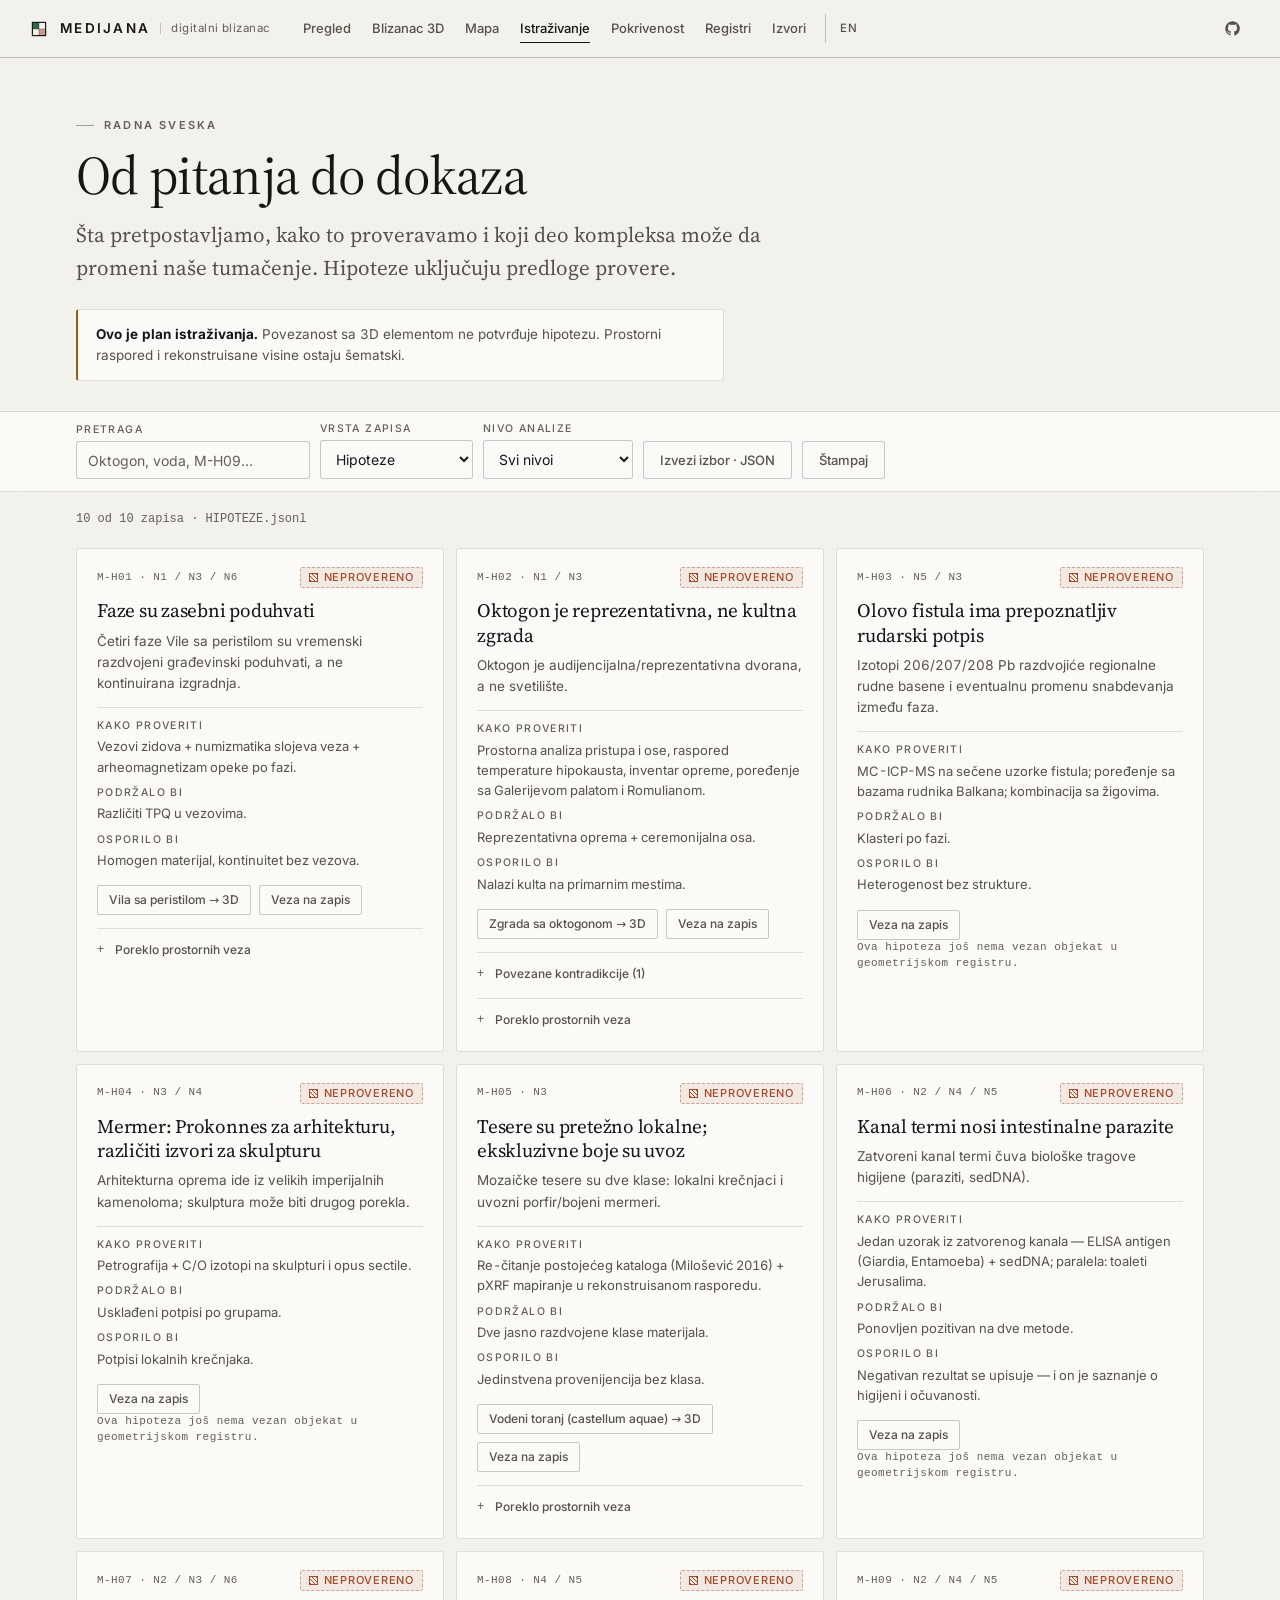
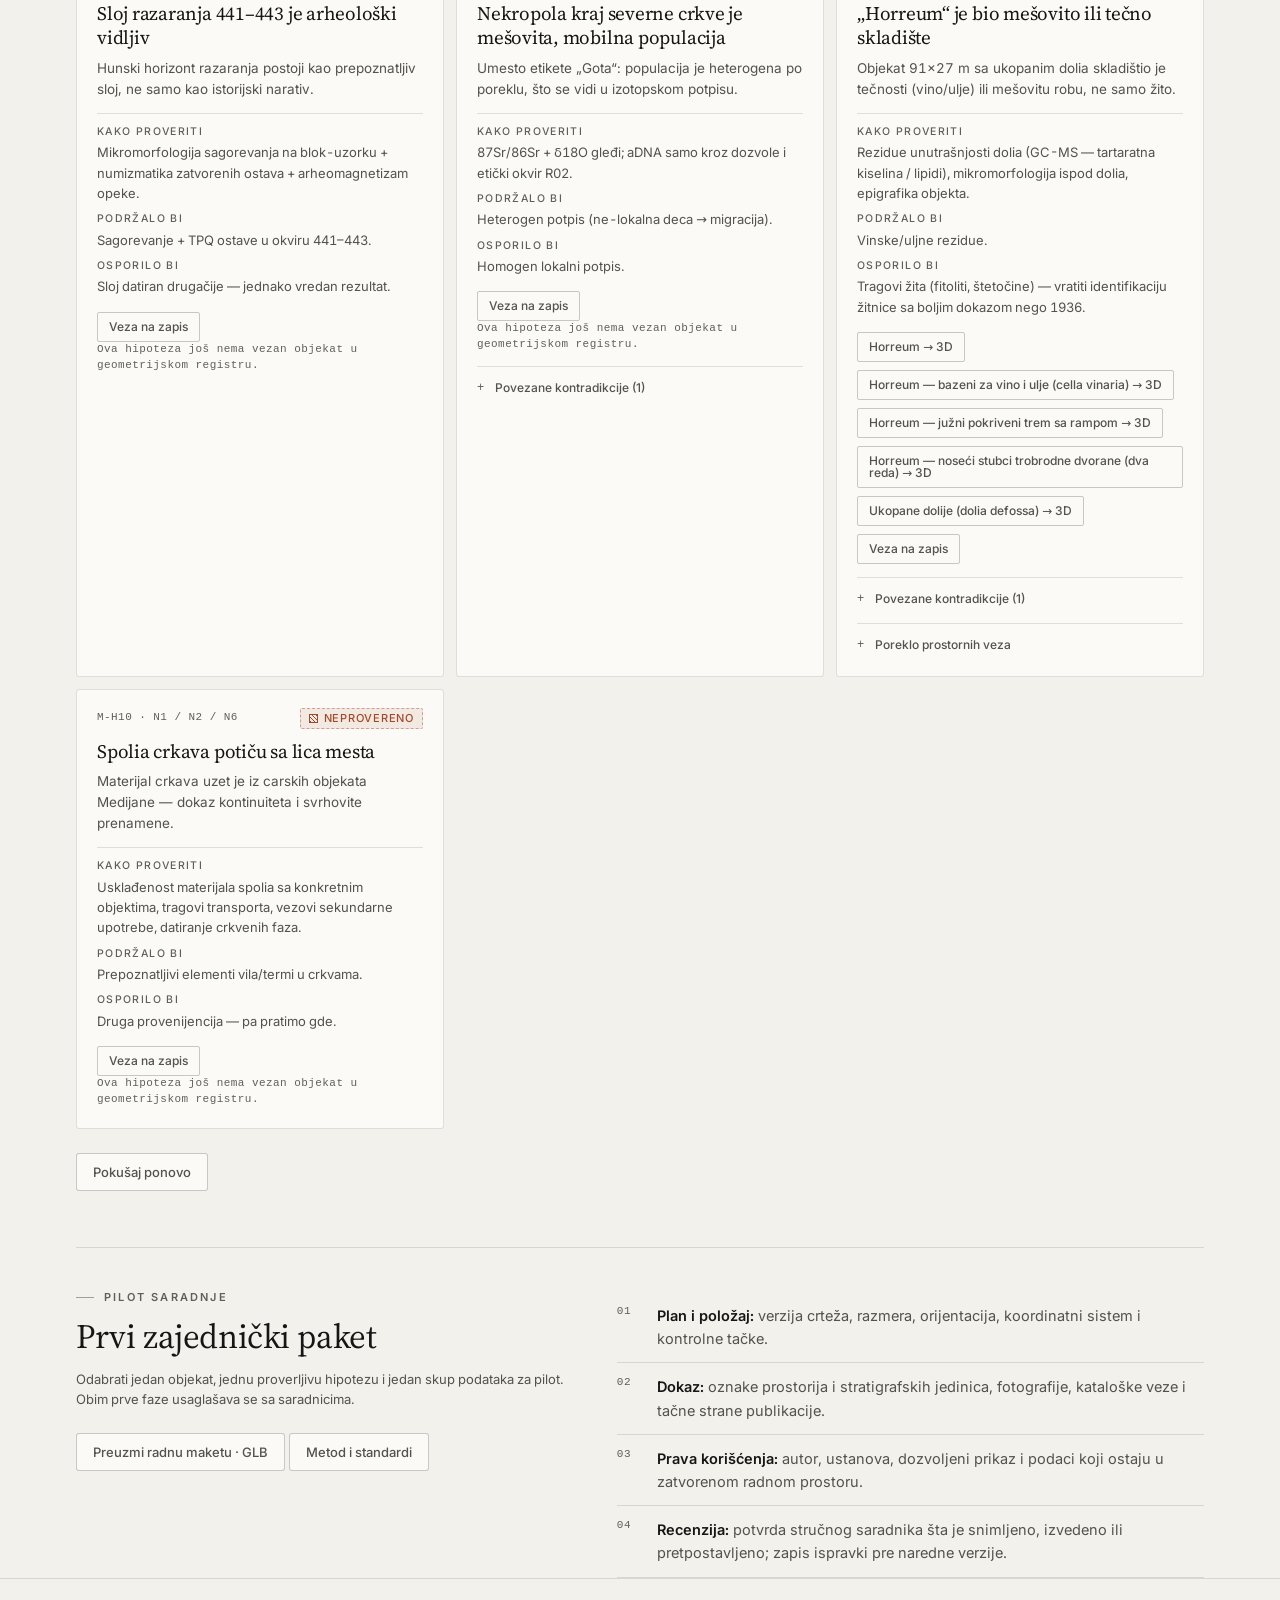
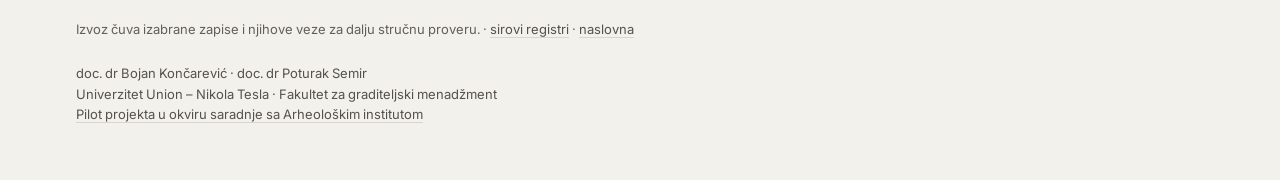
<file: istrazivanje.html>
<!DOCTYPE html>
<html lang="sr">
<head>
<!--skelet-->
<meta charset="utf-8">
<meta name="viewport" content="width=device-width,initial-scale=1">
<link rel="preload" href="assets/fonts/inter-latin.woff2" as="font" type="font/woff2" crossorigin>
<link rel="preload" href="assets/fonts/sourceserif4-latin.woff2" as="font" type="font/woff2" crossorigin>
<link rel="icon" href="favicon.svg" type="image/svg+xml">
<meta name="theme-color" content="#f3f1ec">
<link rel="stylesheet" href="assets/medijana.css">
<script src="assets/suite.js" defer></script>
<!--/skelet-->
<title>Medijana · Istraživanje — od pitanja do dokaza</title>
<!--launch-meta-->
<meta name="description" content="Radna sveska projekta Medijana: hipoteze M-H01–M-H10, otvorena pitanja i registar kontradikcija, sa planom provere za svaki zapis.">
<link rel="canonical" href="https://3esign.github.io/medijana/istrazivanje.html">
<meta property="og:type" content="website">
<meta property="og:site_name" content="Medijana · digitalni arheološki blizanac">
<meta property="og:title" content="Medijana · Istraživanje — od pitanja do dokaza">
<meta property="og:description" content="Radna sveska projekta Medijana: hipoteze M-H01–M-H10, otvorena pitanja i registar kontradikcija, sa planom provere za svaki zapis.">
<meta property="og:url" content="https://3esign.github.io/medijana/istrazivanje.html">
<meta property="og:image" content="https://3esign.github.io/medijana/assets/blizanac-render.png">
<meta property="og:image:alt" content="Render 3D radne makete kompleksa Medijana iz registra geometrije">
<meta property="og:locale" content="sr_RS">
<link rel="alternate" hreflang="sr" href="https://3esign.github.io/medijana/">
<link rel="alternate" hreflang="en" href="https://3esign.github.io/medijana/index-en.html">
<meta name="twitter:card" content="summary_large_image">
<!--/launch-meta-->
<style>
  .stranica{padding-block:clamp(36px,6vw,62px) 30px;border-bottom:1px solid var(--l1)}
  .alatke{position:sticky;top:var(--h-hdr);z-index:40;background:var(--staklo);
    -webkit-backdrop-filter:blur(16px);backdrop-filter:blur(16px);border-bottom:1px solid var(--l1);padding-block:12px}
  .alatke .kontrole{justify-content:flex-start}
  #count{font:500 12px/1.5 var(--f-mono);color:var(--ink3);padding-top:18px}
  .paket{margin-top:clamp(34px,5vw,56px);border-top:1px solid var(--l1);padding-top:clamp(28px,4vw,44px)}
  .paket .dve{display:grid;gap:clamp(20px,4vw,52px);grid-template-columns:minmax(0,1fr) minmax(0,1.2fr)}
  @media (max-width:860px){.paket .dve{grid-template-columns:1fr}}
</style>
</head>
<body>
<!--hdr-->
<a class="skip" href="#sadrzaj">Preskoči na sadržaj</a>
<header class="hdr">
  <a class="marka" href="index.html">
    <svg viewBox="0 0 32 32" aria-hidden="true"><rect x="6.4" y="6.4" width="9.6" height="9.6" fill="var(--d1)"/><rect x="16" y="16" width="9.6" height="9.6" fill="var(--d3)" opacity=".5"/><g fill="none" stroke="currentColor"><rect x="6.4" y="6.4" width="19.2" height="19.2" stroke-width="1.7"/><path d="M16 6.4v19.2M6.4 16h19.2" stroke-width="1" opacity=".45"/></g></svg>
    <span class="ime">Medijana</span><span class="uz">digitalni blizanac</span>
  </a>
  <nav id="glavna-navigacija" aria-label="Glavna navigacija">
    <a href="index.html">Pregled</a>
    <a href="blizanac.html">Blizanac 3D</a>
    <a href="mapa.html">Mapa</a>
    <a href="istrazivanje.html" aria-current="page">Istraživanje</a>
    <a href="pokrivenost.html">Pokrivenost</a>
    <a href="registri.html">Registri</a>
    <a href="izvori.html">Izvori</a>
    <a href="index-en.html" class="jezik">EN</a>
  </nav>
  <div class="hdr-alat">
    <a class="dugme-ikona" href="https://github.com/3esign/medijana" title="Repozitorijum na GitHubu" aria-label="Repozitorijum na GitHubu"><svg viewBox="0 0 24 24" fill="currentColor" aria-hidden="true"><path d="M12 1.8a10.2 10.2 0 0 0-3.23 19.88c.51.1.7-.22.7-.49l-.01-1.9c-2.84.62-3.44-1.2-3.44-1.2-.47-1.18-1.14-1.5-1.14-1.5-.93-.63.07-.62.07-.62 1.03.07 1.57 1.06 1.57 1.06.91 1.57 2.4 1.12 2.99.86.09-.66.36-1.12.65-1.37-2.27-.26-4.66-1.14-4.66-5.06 0-1.12.4-2.03 1.05-2.75-.1-.26-.46-1.3.1-2.71 0 0 .86-.28 2.81 1.05a9.7 9.7 0 0 1 5.12 0c1.95-1.33 2.81-1.05 2.81-1.05.56 1.41.21 2.45.1 2.71.66.72 1.05 1.63 1.05 2.75 0 3.93-2.39 4.8-4.67 5.05.37.32.69.94.69 1.9l-.01 2.82c0 .27.19.59.71.49A10.2 10.2 0 0 0 12 1.8z"/></svg></a>
  </div>
</header>
<!--/hdr-->
<main id="sadrzaj">
<div class="stranica">
  <div class="okvir">
    <div class="nadnaslov">Radna sveska</div>
    <h1 style="margin-top:14px">Od pitanja do dokaza</h1>
    <p class="uvod razmak-s">Šta pretpostavljamo, kako to proveravamo i koji deo kompleksa može da promeni naše tumačenje. Hipoteze uključuju predloge provere.</p>
    <div class="napomena razmak-m"><b>Ovo je plan istraživanja.</b> Povezanost sa 3D elementom ne potvrđuje hipotezu. Prostorni raspored i rekonstruisane visine ostaju šematski.</div>
  </div>
</div>

<div class="alatke">
  <div class="okvir">
    <div class="kontrole">
      <label>Pretraga<input id="search" type="search" placeholder="Oktogon, voda, M-H09…"></label>
      <label>Vrsta zapisa<select id="kind">
        <option value="hypotheses">Hipoteze</option>
        <option value="questions">Otvorena pitanja</option>
        <option value="conflicts">Kontradikcije</option>
      </select></label>
      <label>Nivo analize<select id="level">
        <option value="">Svi nivoi</option><option>N0</option><option>N1</option><option>N2</option>
        <option>N3</option><option>N4</option><option>N5</option><option>N6</option>
      </select></label>
      <button id="export" type="button" disabled>Izvezi izbor · JSON</button>
      <button id="print" type="button">Štampaj</button>
    </div>
  </div>
</div>

<div class="okvir">
  <p id="count" role="status" aria-live="polite">Učitavanje registara…</p>
  <section id="results" class="sveska" aria-label="Istraživački zapisi"></section>
  <button id="retry" type="button" class="razmak-m" hidden>Pokušaj ponovo</button>
  <noscript><p class="napomena razmak-m">Za pretragu uključi JavaScript. Izvorni zapisi su dostupni u <a class="veza" href="data/HIPOTEZE.jsonl">HIPOTEZE.jsonl</a>.</p></noscript>

  <section class="paket">
    <div class="dve">
      <div>
        <div class="nadnaslov">Pilot saradnje</div>
        <h2 style="margin-top:14px">Prvi zajednički paket</h2>
        <p class="sitno razmak-s">Odabrati jedan objekat, jednu proverljivu hipotezu i jedan skup podataka za pilot. Obim prve faze usaglašava se sa saradnicima.</p>
        <p class="razmak-m">
          <a class="dugme" href="modeli/medijana.glb" download>Preuzmi radnu maketu · GLB</a>
          <a class="dugme" href="docs/02_DIGITALNI_BLIZANAC_I_STANDARDI.md">Metod i standardi</a>
        </p>
      </div>
      <ol class="koraci">
        <li><b>Plan i položaj:</b> verzija crteža, razmera, orijentacija, koordinatni sistem i kontrolne tačke.</li>
        <li><b>Dokaz:</b> oznake prostorija i stratigrafskih jedinica, fotografije, kataloške veze i tačne strane publikacije.</li>
        <li><b>Prava korišćenja:</b> autor, ustanova, dozvoljeni prikaz i podaci koji ostaju u zatvorenom radnom prostoru.</li>
        <li><b>Recenzija:</b> potvrda stručnog saradnika šta je snimljeno, izvedeno ili pretpostavljeno; zapis ispravki pre naredne verzije.</li>
      </ol>
    </div>
  </section>
</div>
</main>

<footer class="podnozje">
  <div class="okvir">
    Izvoz čuva izabrane zapise i njihove veze za dalju stručnu proveru. ·
    <a href="registri.html#hipoteze">sirovi registri</a> · <a href="index.html">naslovna</a>
  </div>
<div class="okvir sitno razmak-m">doc. dr Bojan Končarević · doc. dr Poturak Semir<br>Univerzitet Union – Nikola Tesla · Fakultet za graditeljski menadžment<br><a href="index.html#saradnja">Pilot projekta u okviru saradnje sa Arheološkim institutom</a></div>
</footer>
<script src="assets/istrazivanje.js" defer></script>
</body>
</html>
</file>
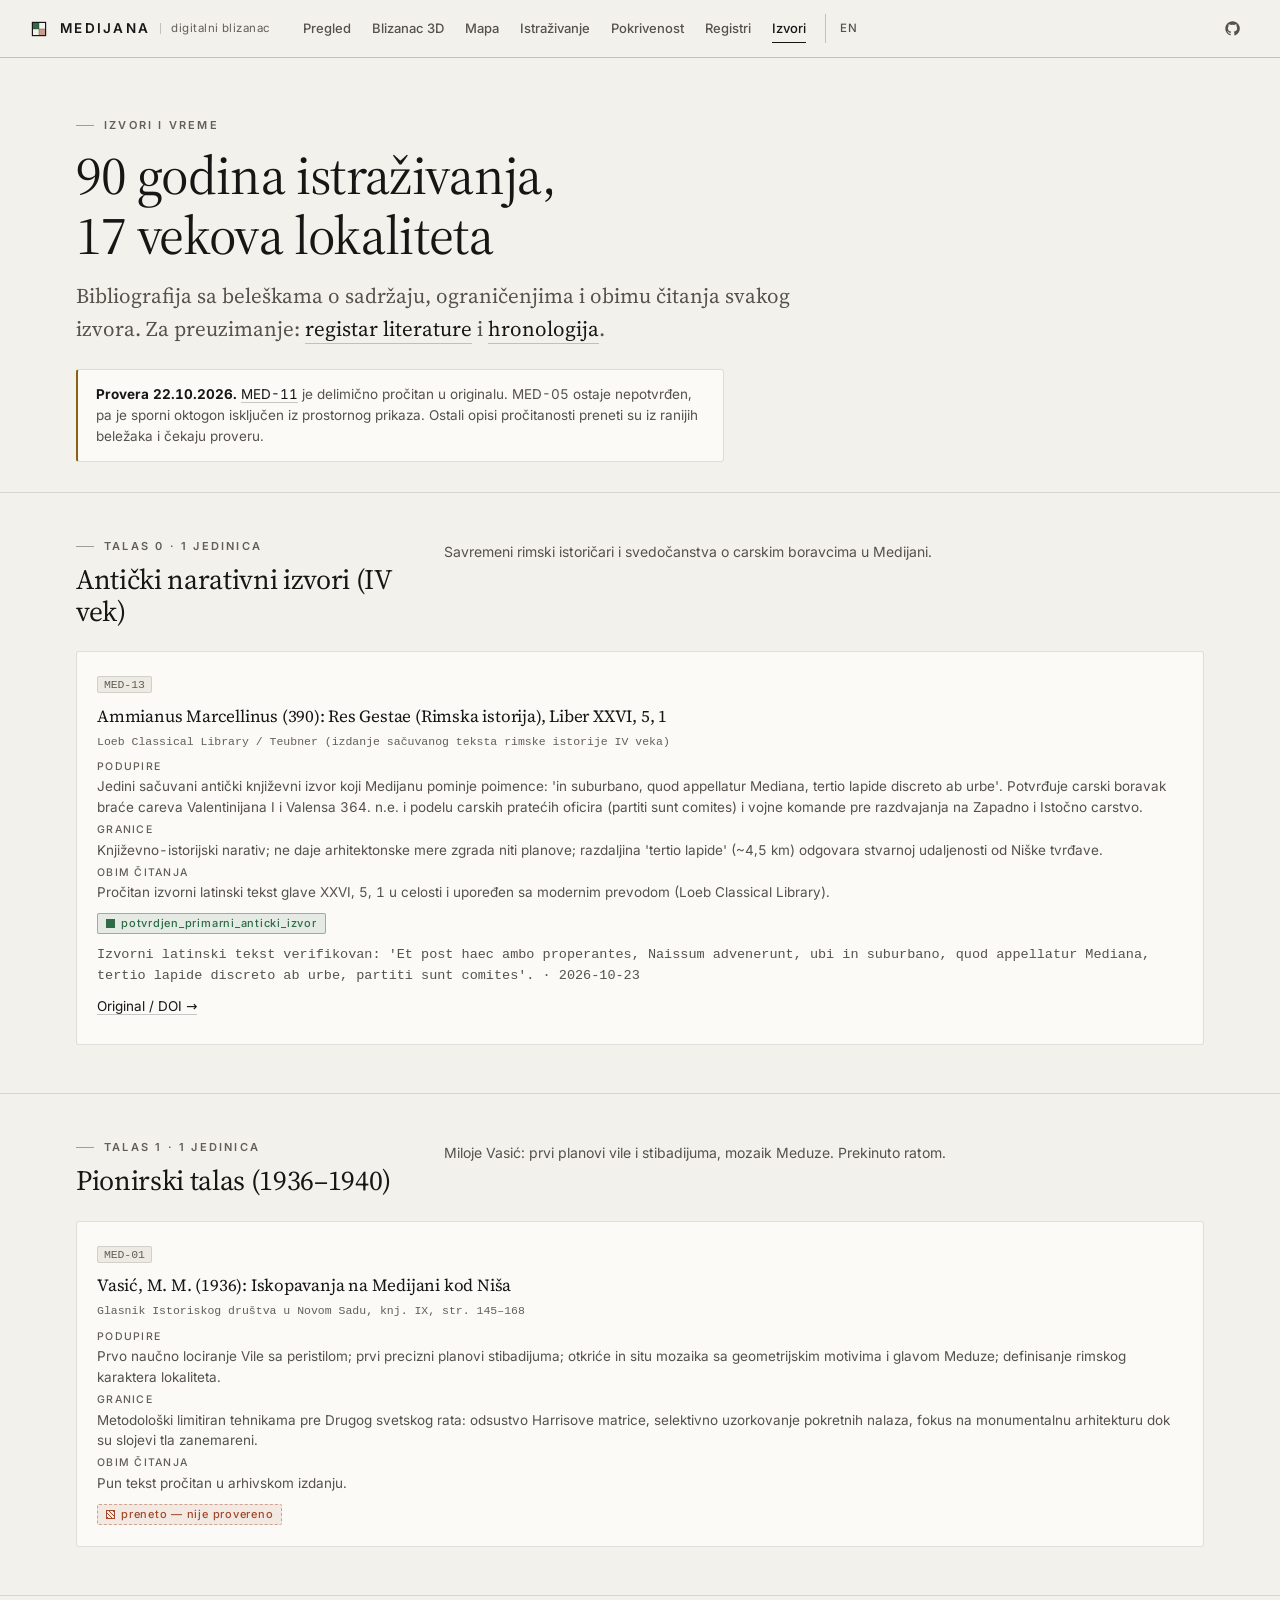
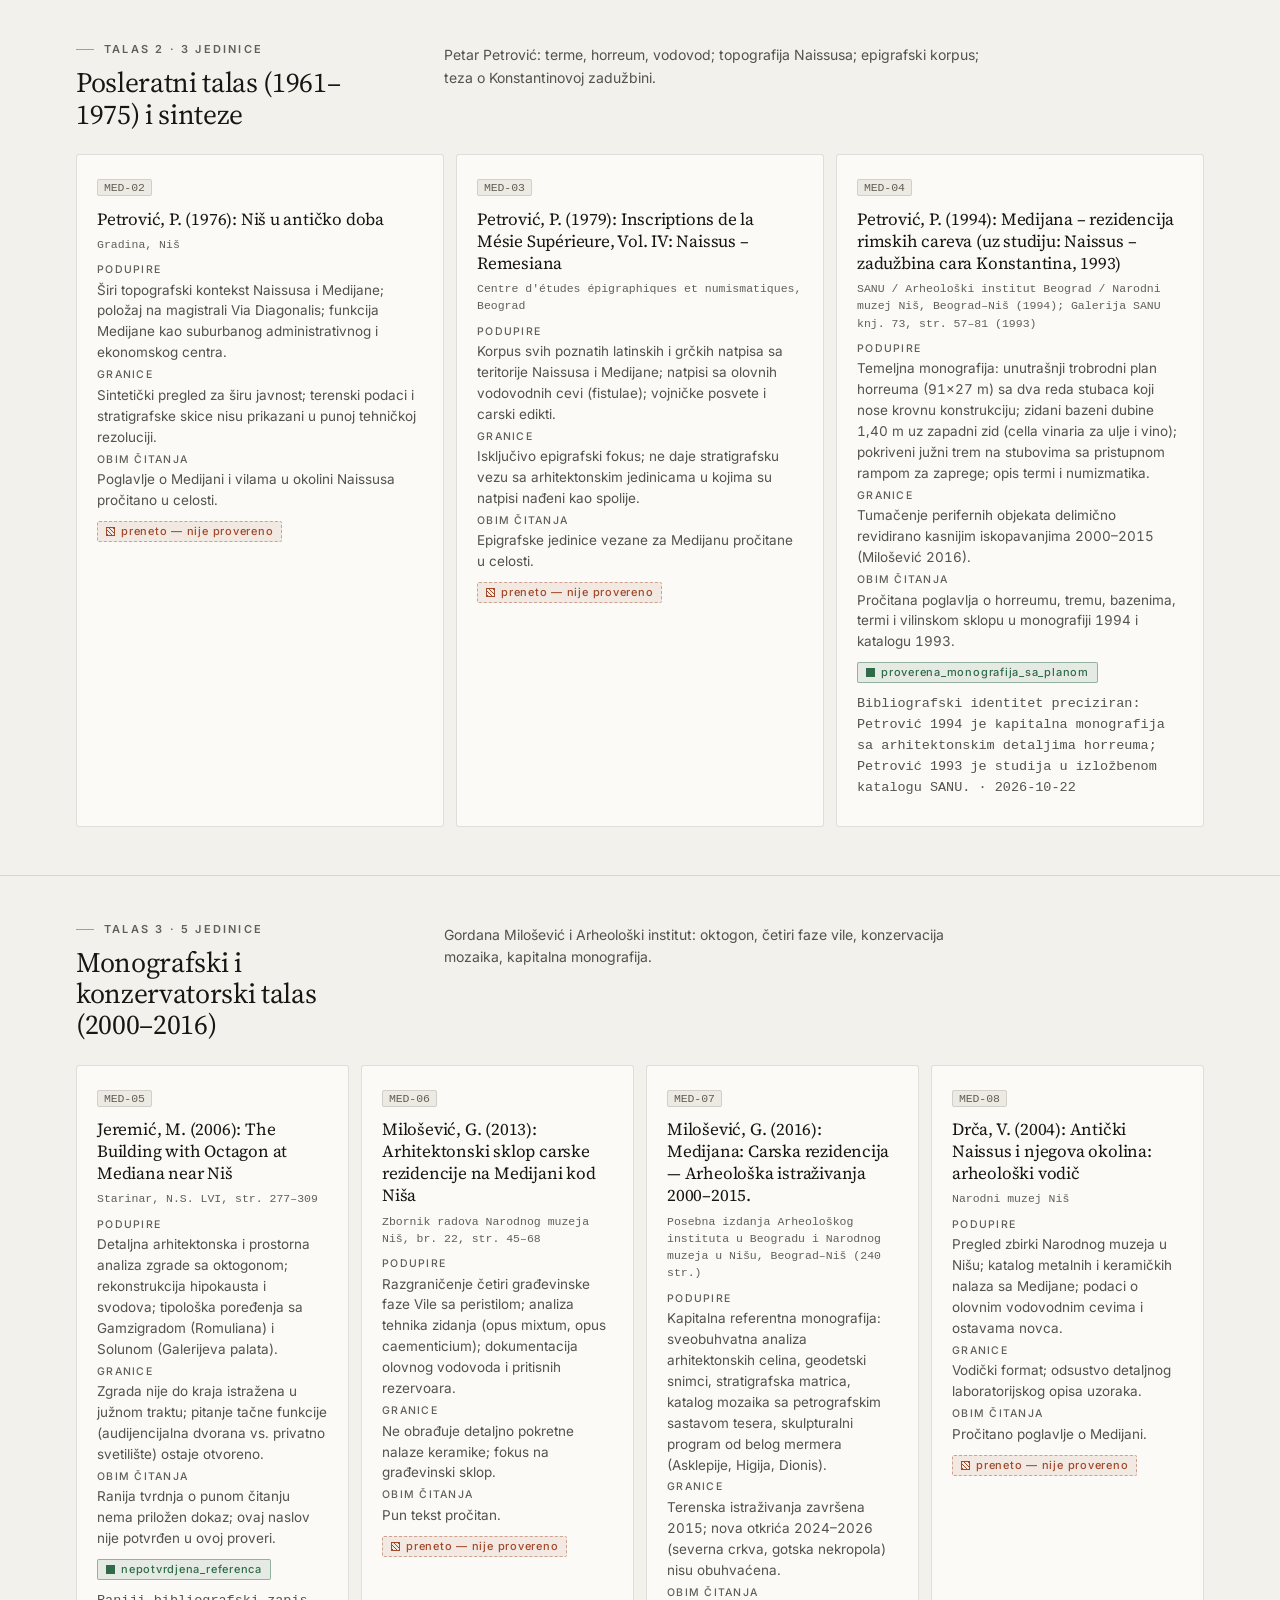
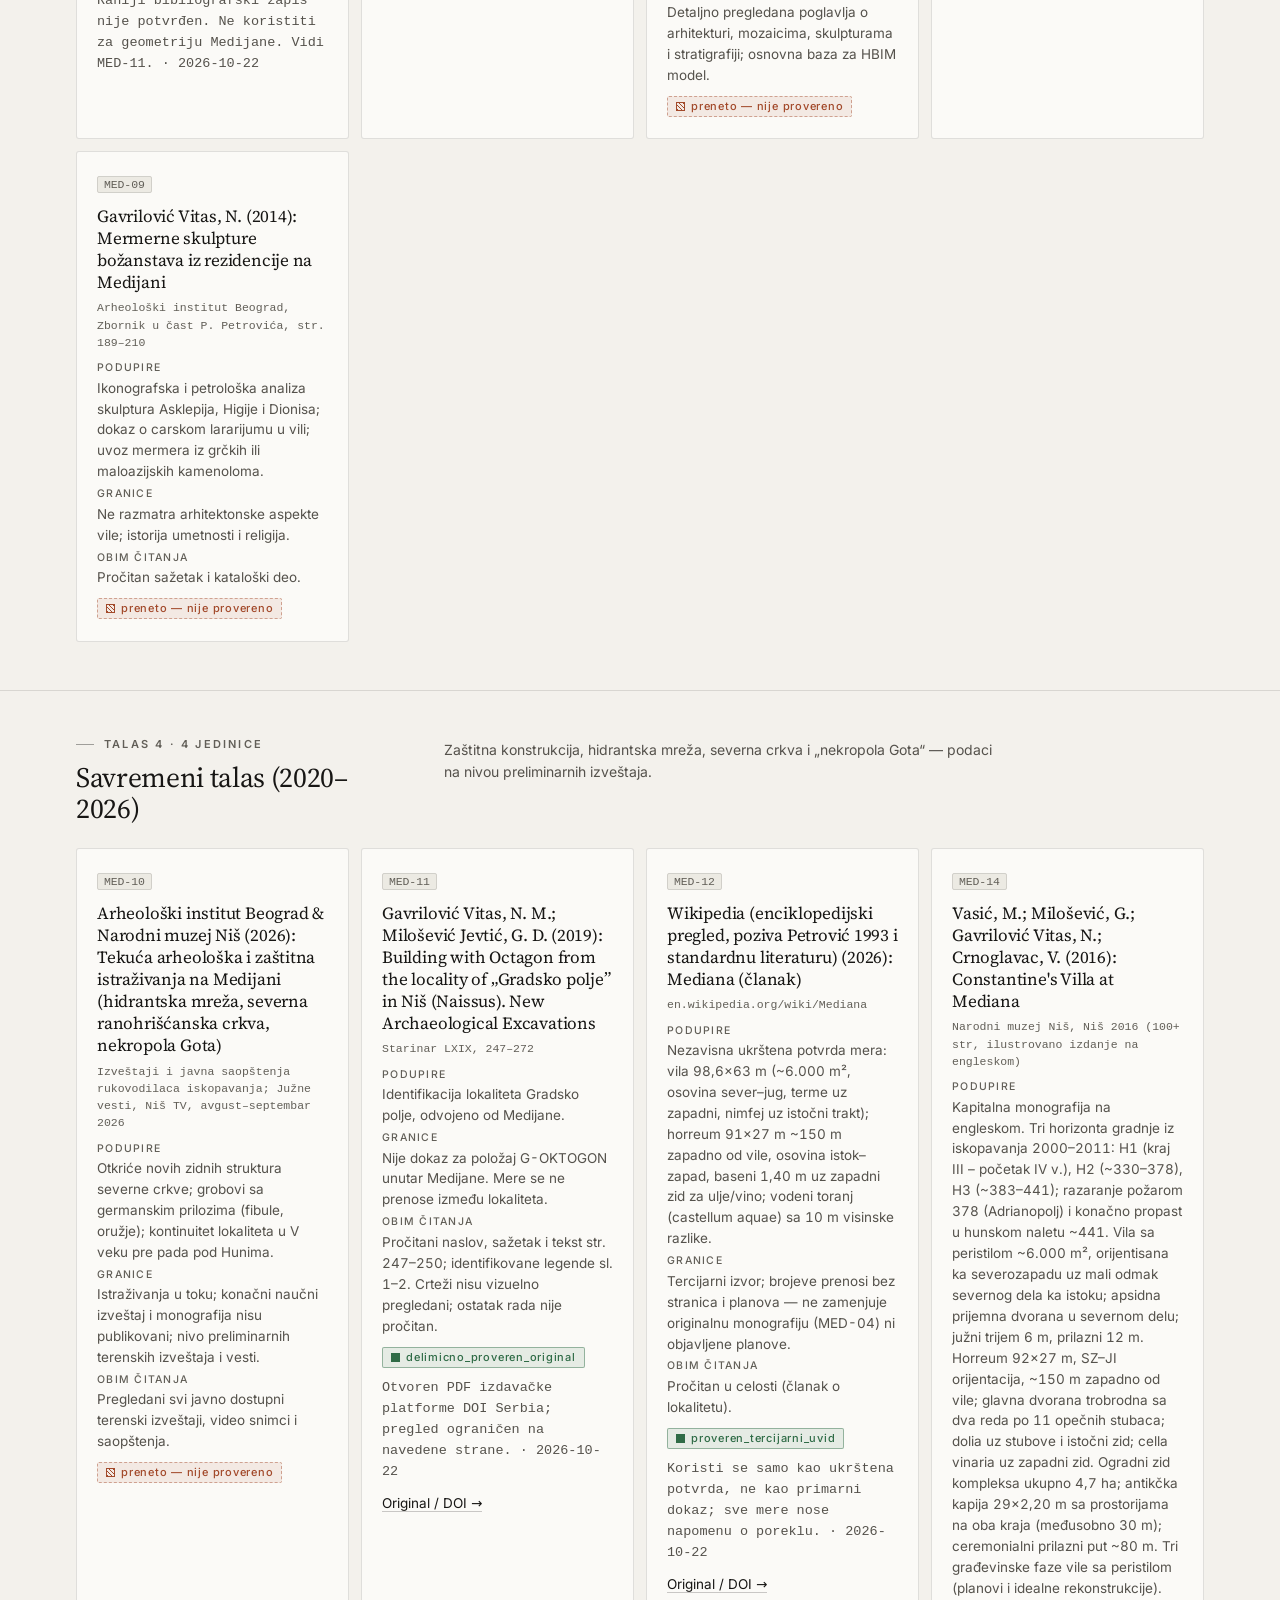
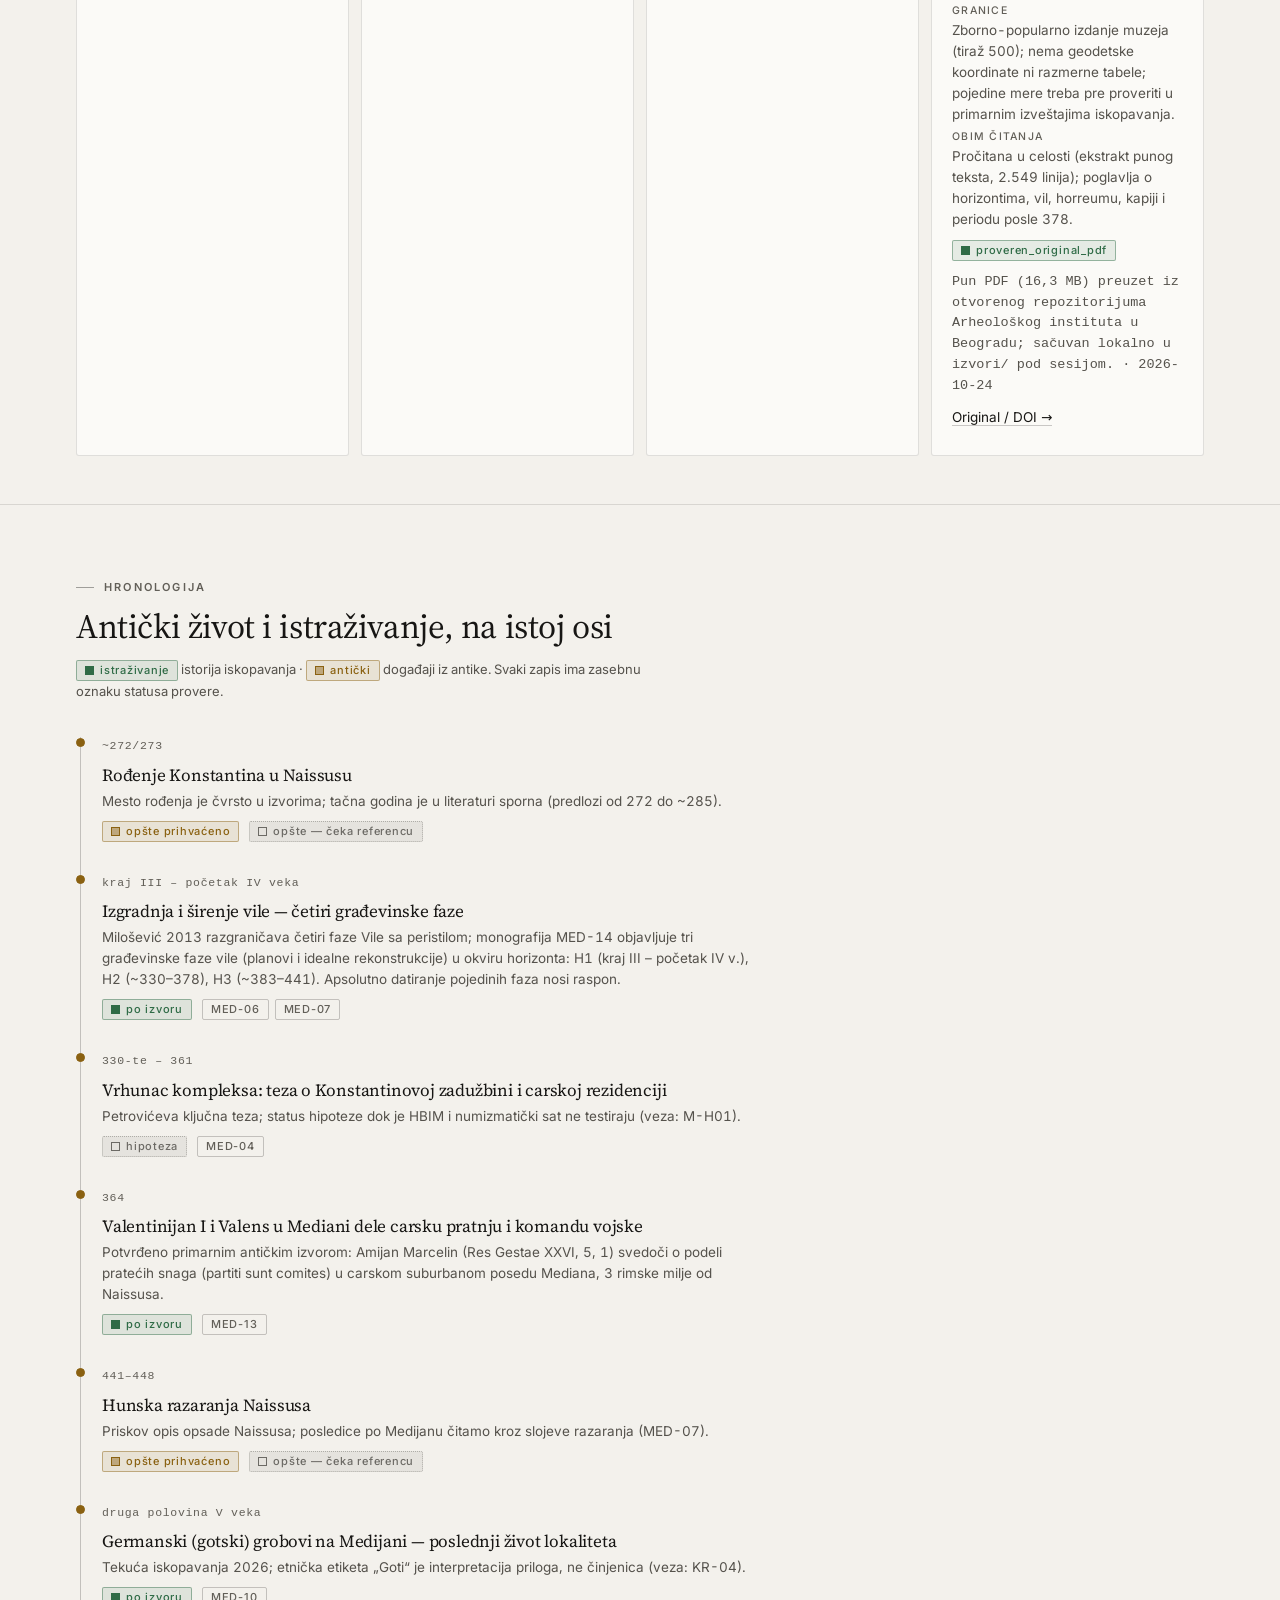
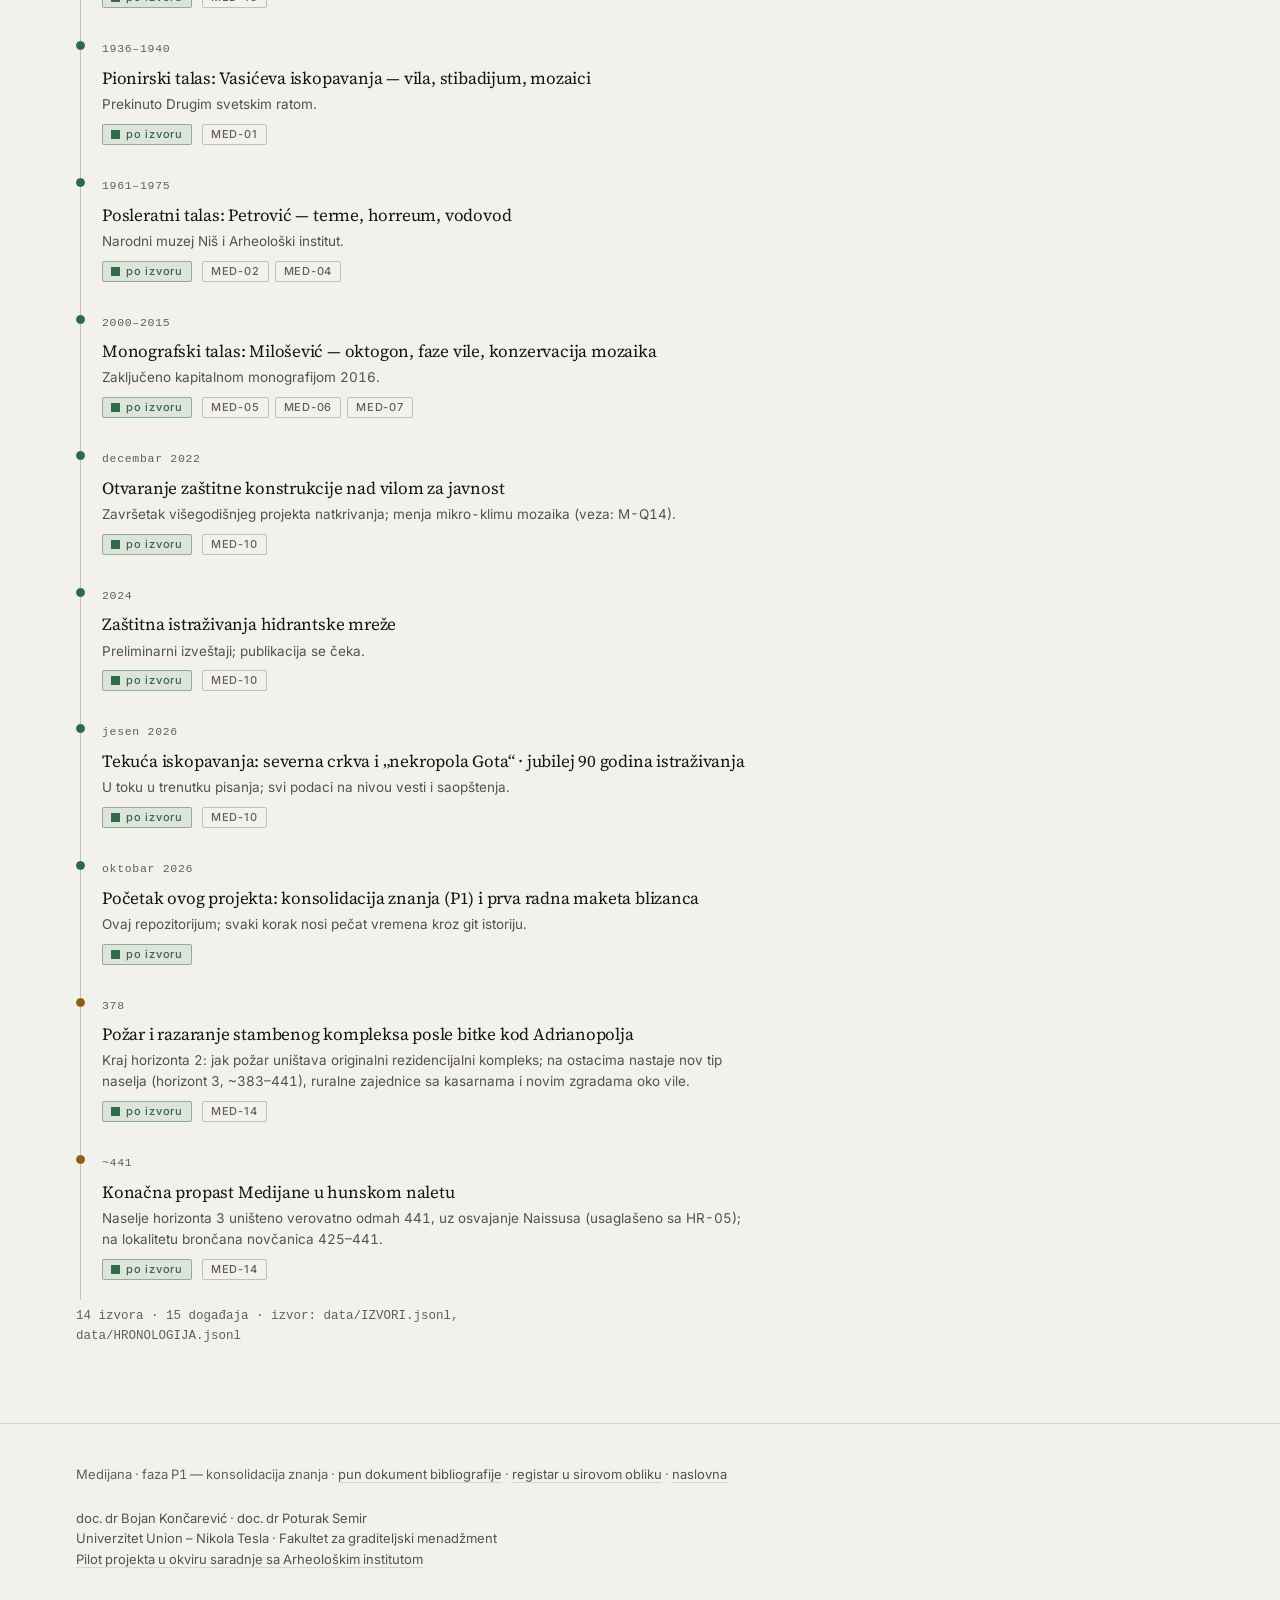
<file: izvori.html>
<!DOCTYPE html>
<html lang="sr">
<head>
<!--skelet-->
<meta charset="utf-8">
<meta name="viewport" content="width=device-width,initial-scale=1">
<link rel="preload" href="assets/fonts/inter-latin.woff2" as="font" type="font/woff2" crossorigin>
<link rel="preload" href="assets/fonts/sourceserif4-latin.woff2" as="font" type="font/woff2" crossorigin>
<link rel="icon" href="favicon.svg" type="image/svg+xml">
<meta name="theme-color" content="#f3f1ec">
<link rel="stylesheet" href="assets/medijana.css">
<script src="assets/suite.js" defer></script>
<!--/skelet-->
<title>Medijana · Izvori i hronologija — 90 godina istraživanja</title>
<!--launch-meta-->
<meta name="description" content="Anotirana bibliografija Medijane (1936–2026) i hronologija lokaliteta od Konstantinovog doba do tekućih kampanja.">
<link rel="canonical" href="https://3esign.github.io/medijana/izvori.html">
<meta property="og:type" content="website">
<meta property="og:site_name" content="Medijana · digitalni arheološki blizanac">
<meta property="og:title" content="Medijana · Izvori i hronologija — 90 godina istraživanja">
<meta property="og:description" content="Anotirana bibliografija Medijane (1936–2026) i hronologija lokaliteta od Konstantinovog doba do tekućih kampanja.">
<meta property="og:url" content="https://3esign.github.io/medijana/izvori.html">
<meta property="og:image" content="https://3esign.github.io/medijana/assets/blizanac-render.png">
<meta property="og:image:alt" content="Render 3D radne makete kompleksa Medijana iz registra geometrije">
<meta property="og:locale" content="sr_RS">
<link rel="alternate" hreflang="sr" href="https://3esign.github.io/medijana/">
<link rel="alternate" hreflang="en" href="https://3esign.github.io/medijana/index-en.html">
<meta name="twitter:card" content="summary_large_image">
<!--/launch-meta-->
<style>
  .stranica{padding-block:clamp(36px,6vw,62px) 30px;border-bottom:1px solid var(--l1)}
  .talas{padding-block:clamp(30px,4vw,48px);border-bottom:1px solid var(--l1)}
  .talas-glava{display:grid;grid-template-columns:minmax(0,320px) minmax(0,1fr);gap:clamp(18px,4vw,48px);align-items:start}
  @media (max-width:820px){.talas-glava{grid-template-columns:1fr;gap:12px}}
  .talas h2{font-size:clamp(22px,2.6vw,28px)}
  .talas .opis{font-size:14px;color:var(--ink2);line-height:1.6;max-width:62ch}
  .izvor{background:var(--g1);border:1px solid var(--l1);border-radius:var(--r);padding:18px 20px 20px}
  .izvor h3{font-size:17px;line-height:1.3;margin:9px 0 6px}
  .izvor .pub{font-family:var(--f-mono);font-size:11.5px;color:var(--ink3);margin-bottom:12px;line-height:1.5}
  .izvor p{font-size:13.5px;line-height:1.55;color:var(--ink2);margin-bottom:7px;max-width:none}
  .izvor p b{color:var(--ink);font-weight:600;display:block;font:500 10.5px/1 var(--f-sans);
    letter-spacing:.12em;text-transform:uppercase;color:var(--ink3);margin-bottom:4px}
  .izvor:target{border-color:var(--l3);box-shadow:0 0 0 3px var(--d2-tih)}
  .osa{list-style:none;position:relative;margin-top:30px;padding-left:26px}
  .osa::before{content:"";position:absolute;left:4px;top:6px;bottom:6px;width:1px;background:var(--l2)}
  .osa li{position:relative;padding:0 0 26px 0}
  .osa li::before{content:"";position:absolute;left:-26px;top:7px;width:9px;height:9px;border-radius:50%;
    background:var(--g0);border:1px solid var(--l3)}
  .osa li.anticki::before{background:var(--d2);border-color:var(--d2)}
  .osa li.istrazivanje::before{background:var(--d1);border-color:var(--d1)}
  .osa .god{font:500 11.5px/1 var(--f-mono);letter-spacing:.06em;color:var(--ink3)}
  .osa h3{font-size:17px;margin:7px 0 5px}
  .osa p{font-size:13.5px;color:var(--ink2);line-height:1.55}
  .osa .znak{margin:9px 6px 0 0}
  .meta{font-size:12.5px;color:var(--ink3);font-family:var(--f-mono)}
</style>
</head>
<body>
<!--hdr-->
<a class="skip" href="#sadrzaj">Preskoči na sadržaj</a>
<header class="hdr">
  <a class="marka" href="index.html">
    <svg viewBox="0 0 32 32" aria-hidden="true"><rect x="6.4" y="6.4" width="9.6" height="9.6" fill="var(--d1)"/><rect x="16" y="16" width="9.6" height="9.6" fill="var(--d3)" opacity=".5"/><g fill="none" stroke="currentColor"><rect x="6.4" y="6.4" width="19.2" height="19.2" stroke-width="1.7"/><path d="M16 6.4v19.2M6.4 16h19.2" stroke-width="1" opacity=".45"/></g></svg>
    <span class="ime">Medijana</span><span class="uz">digitalni blizanac</span>
  </a>
  <nav id="glavna-navigacija" aria-label="Glavna navigacija">
    <a href="index.html">Pregled</a>
    <a href="blizanac.html">Blizanac 3D</a>
    <a href="mapa.html">Mapa</a>
    <a href="istrazivanje.html">Istraživanje</a>
    <a href="pokrivenost.html">Pokrivenost</a>
    <a href="registri.html">Registri</a>
    <a href="izvori.html" aria-current="page">Izvori</a>
    <a href="index-en.html" class="jezik">EN</a>
  </nav>
  <div class="hdr-alat">
    <a class="dugme-ikona" href="https://github.com/3esign/medijana" title="Repozitorijum na GitHubu" aria-label="Repozitorijum na GitHubu"><svg viewBox="0 0 24 24" fill="currentColor" aria-hidden="true"><path d="M12 1.8a10.2 10.2 0 0 0-3.23 19.88c.51.1.7-.22.7-.49l-.01-1.9c-2.84.62-3.44-1.2-3.44-1.2-.47-1.18-1.14-1.5-1.14-1.5-.93-.63.07-.62.07-.62 1.03.07 1.57 1.06 1.57 1.06.91 1.57 2.4 1.12 2.99.86.09-.66.36-1.12.65-1.37-2.27-.26-4.66-1.14-4.66-5.06 0-1.12.4-2.03 1.05-2.75-.1-.26-.46-1.3.1-2.71 0 0 .86-.28 2.81 1.05a9.7 9.7 0 0 1 5.12 0c1.95-1.33 2.81-1.05 2.81-1.05.56 1.41.21 2.45.1 2.71.66.72 1.05 1.63 1.05 2.75 0 3.93-2.39 4.8-4.67 5.05.37.32.69.94.69 1.9l-.01 2.82c0 .27.19.59.71.49A10.2 10.2 0 0 0 12 1.8z"/></svg></a>
  </div>
</header>
<!--/hdr-->
<main id="sadrzaj">
<div class="stranica">
  <div class="okvir">
    <div class="nadnaslov">Izvori i vreme</div>
    <h1 style="margin-top:14px">90 godina istraživanja,<br>17 vekova lokaliteta</h1>
    <p class="uvod razmak-s">Bibliografija sa beleškama o sadržaju, ograničenjima i obimu čitanja svakog izvora. Za preuzimanje: <a class="veza" href="data/IZVORI.jsonl">registar literature</a> i <a class="veza" href="data/HRONOLOGIJA.jsonl">hronologija</a>.</p>
    <div class="napomena razmak-m"><b>Provera 22.10.2026.</b> <a class="veza" href="#MED-11">MED-11</a> je delimično pročitan u originalu. MED-05 ostaje nepotvrđen, pa je sporni oktogon isključen iz prostornog prikaza. Ostali opisi pročitanosti preneti su iz ranijih beležaka i čekaju proveru.</div>
  </div>
</div>

<div id="literatura"></div>

<section class="traka" id="hronologija">
  <div class="okvir">
    <div class="nadnaslov">Hronologija</div>
    <h2 style="margin-top:14px">Antički život i istraživanje, na istoj osi</h2>
    <p class="sitno razmak-s"><span class="znak d1">istraživanje</span> istorija iskopavanja · <span class="znak d2">antički</span> događaji iz antike. Svaki zapis ima zasebnu oznaku statusa provere.</p>
    <ul class="osa" id="osa"></ul>
    <p class="meta" id="napomena" role="status" aria-live="polite">učitavanje…</p>
  </div>
</section>
</main>

<footer class="podnozje">
  <div class="okvir">
    Medijana · faza P1 — konsolidacija znanja ·
    <a href="docs/04_BIBLIOGRAFIJA_I_IZVORI.md">pun dokument bibliografije</a> ·
    <a href="registri.html#izvori">registar u sirovom obliku</a> ·
    <a href="index.html">naslovna</a>
  </div>
<div class="okvir sitno razmak-m">doc. dr Bojan Končarević · doc. dr Poturak Semir<br>Univerzitet Union – Nikola Tesla · Fakultet za graditeljski menadžment<br><a href="index.html#saradnja">Pilot projekta u okviru saradnje sa Arheološkim institutom</a></div>
</footer>

<script src="assets/izvori.js" defer></script>
</body>
</html>
</file>
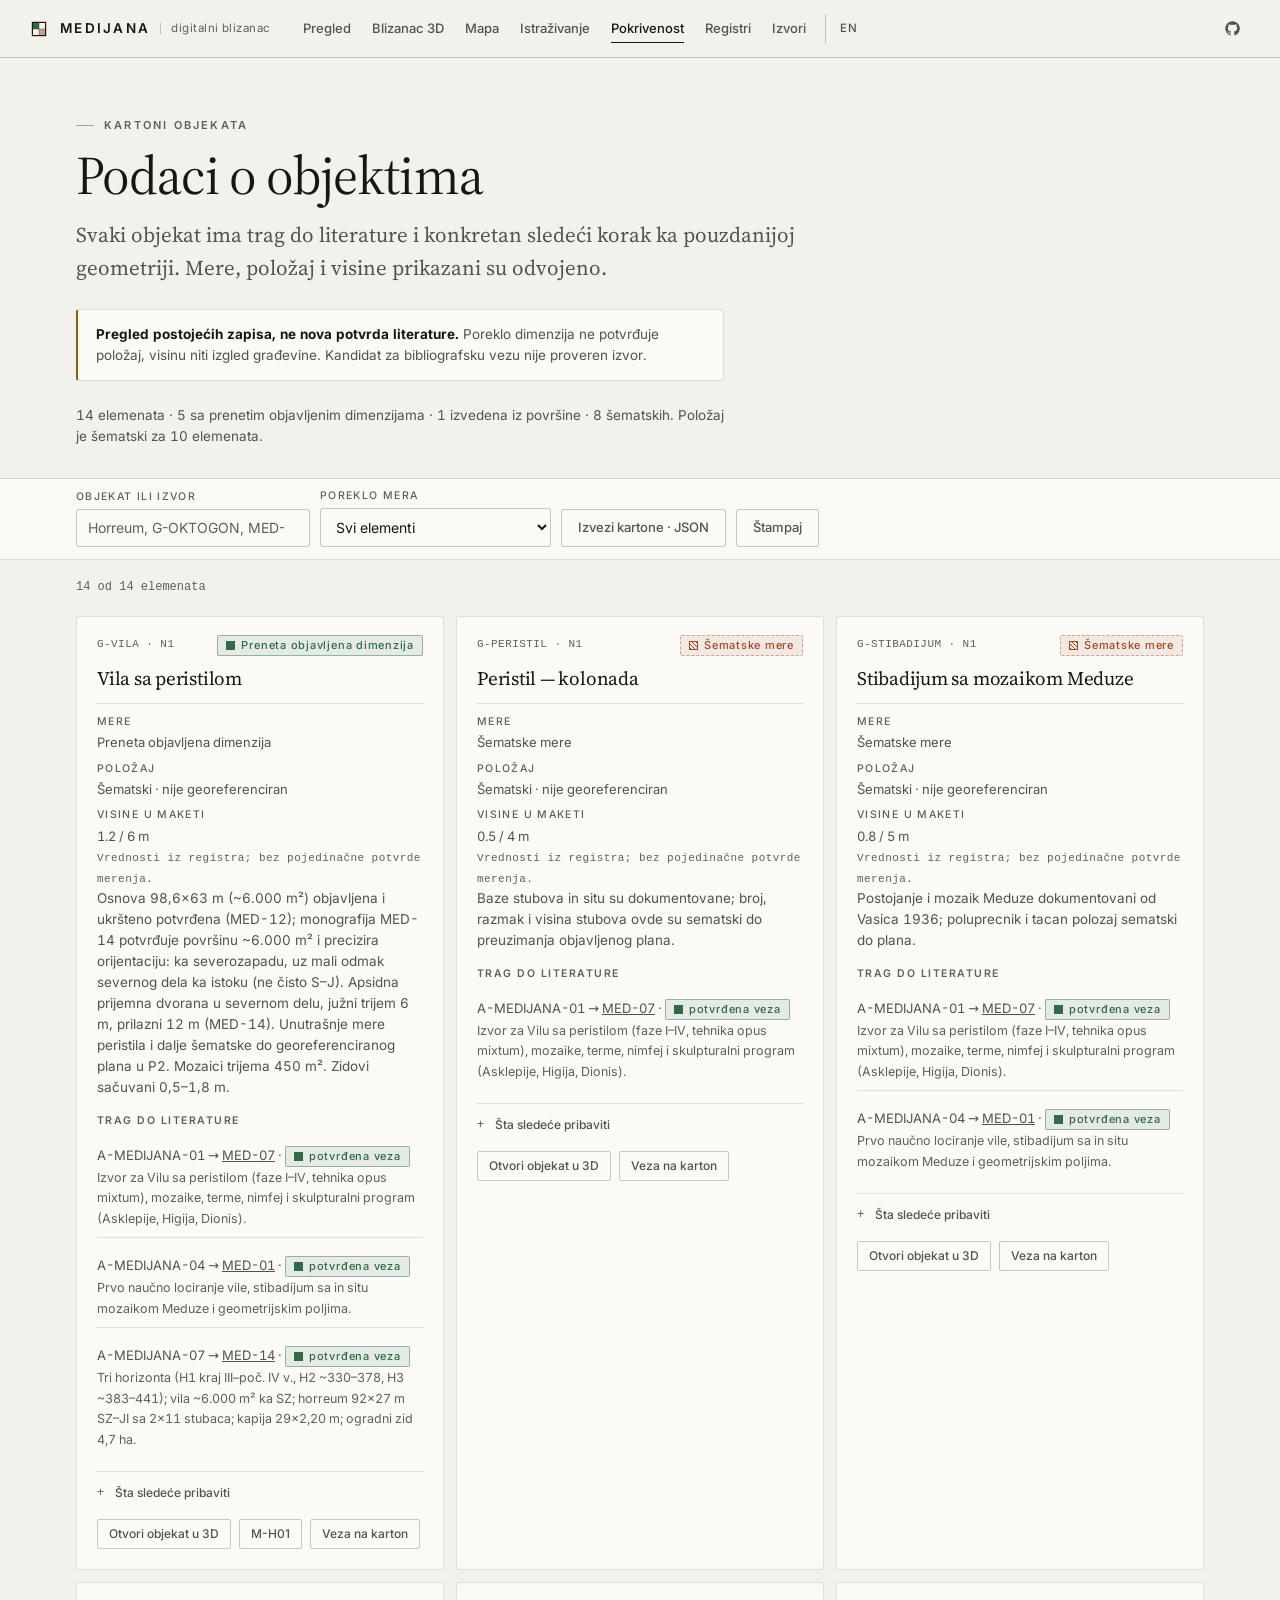
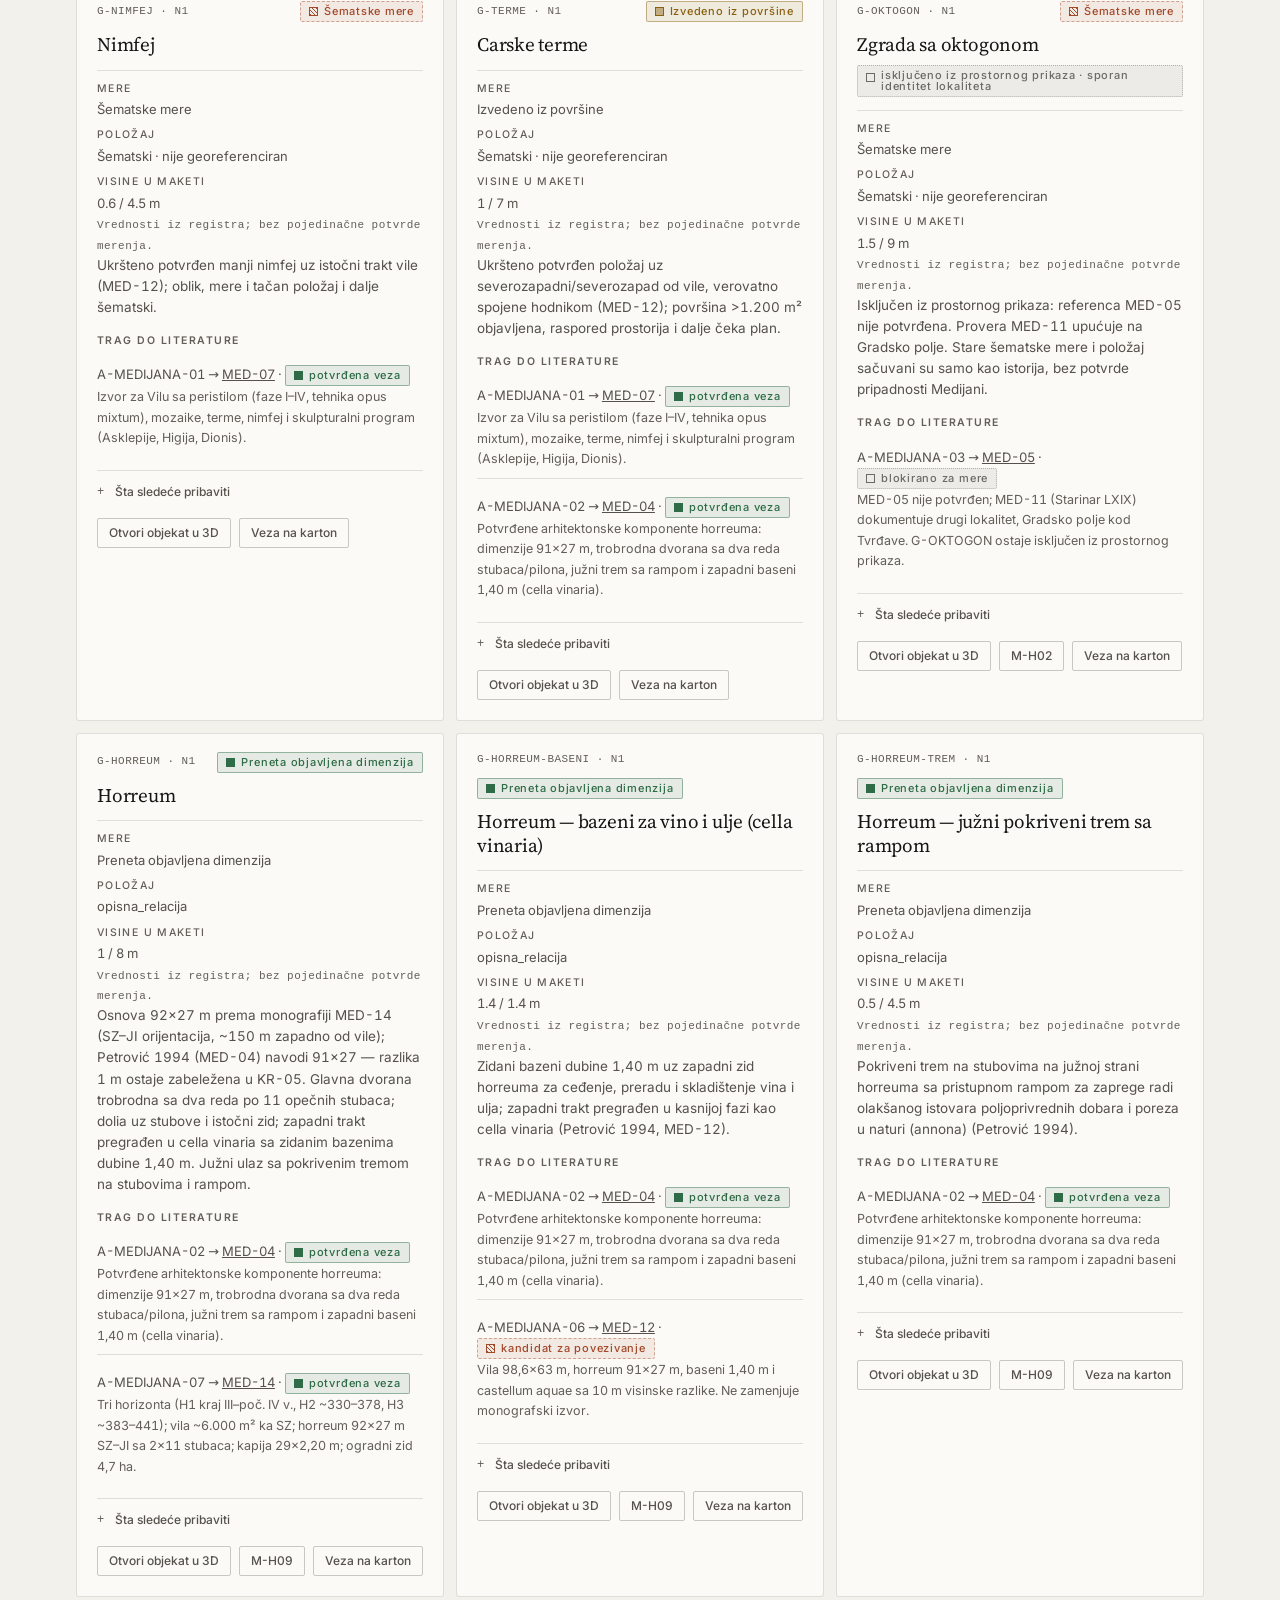
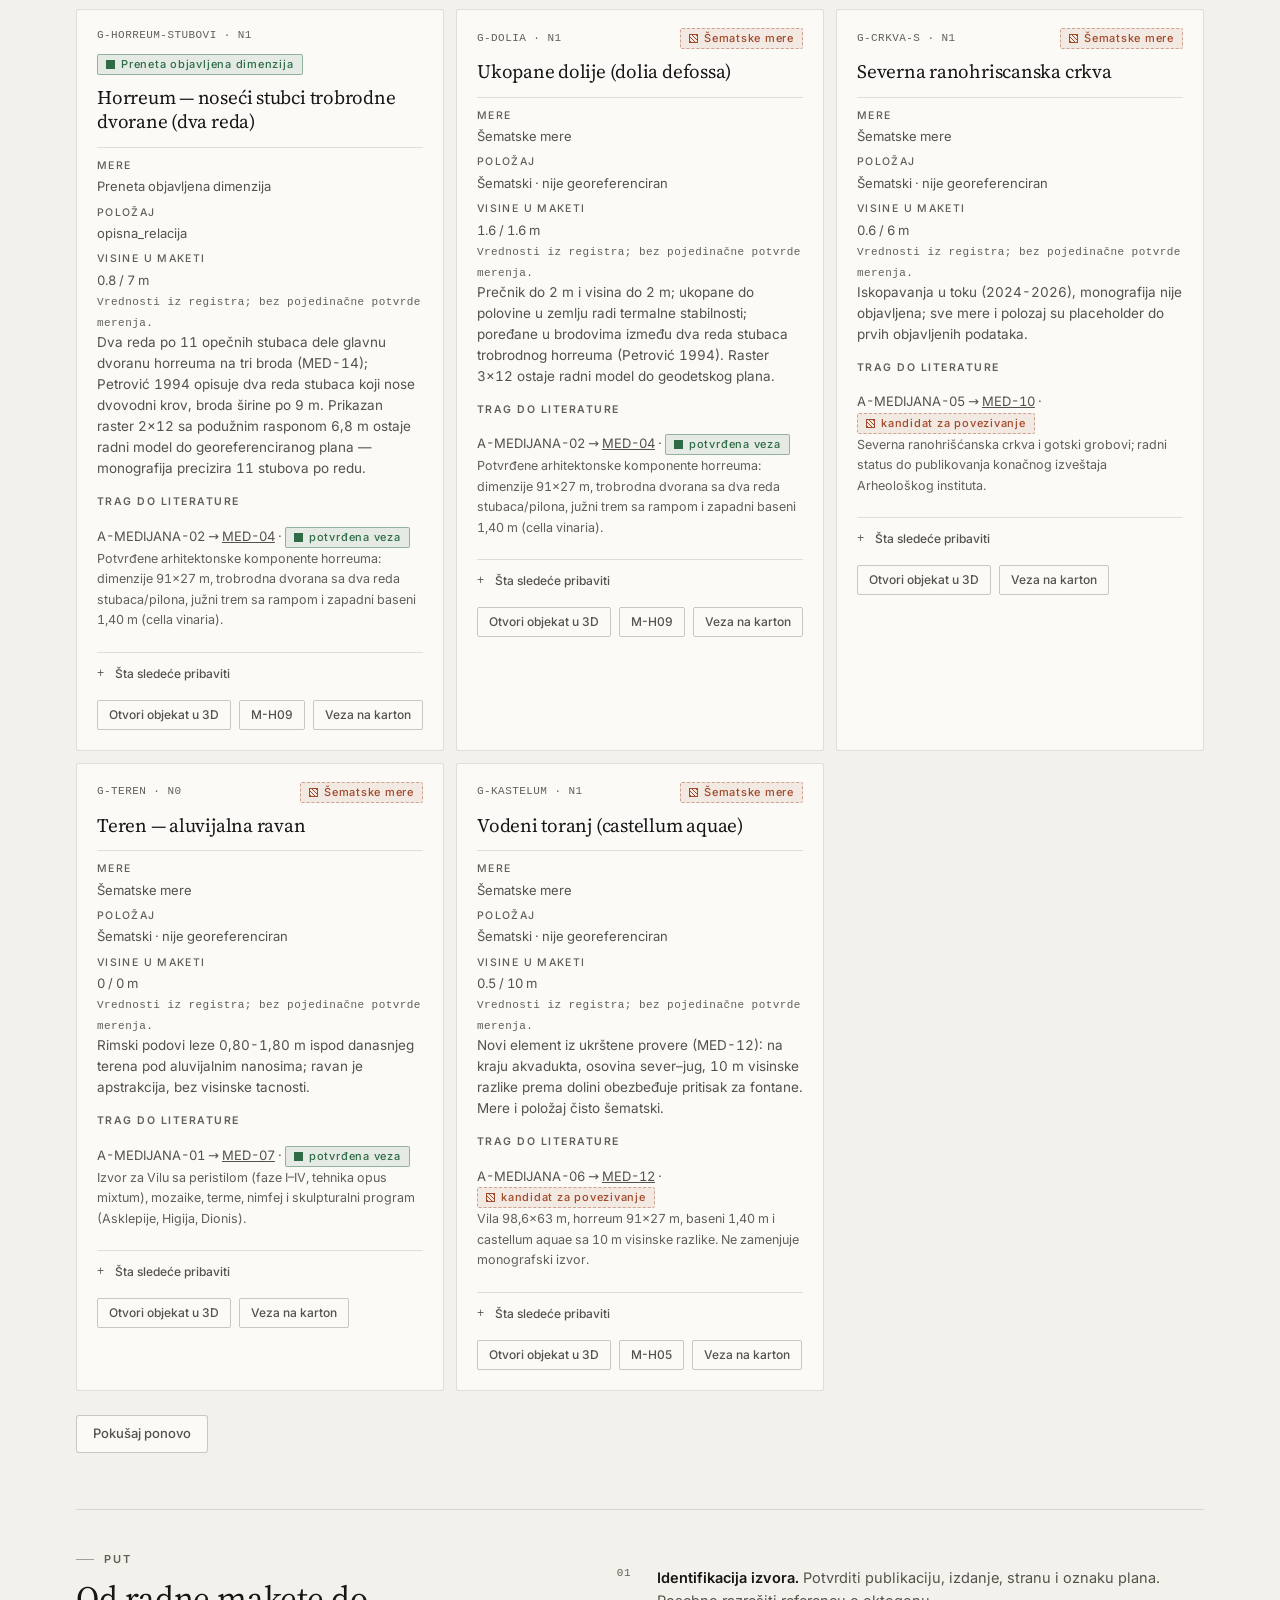
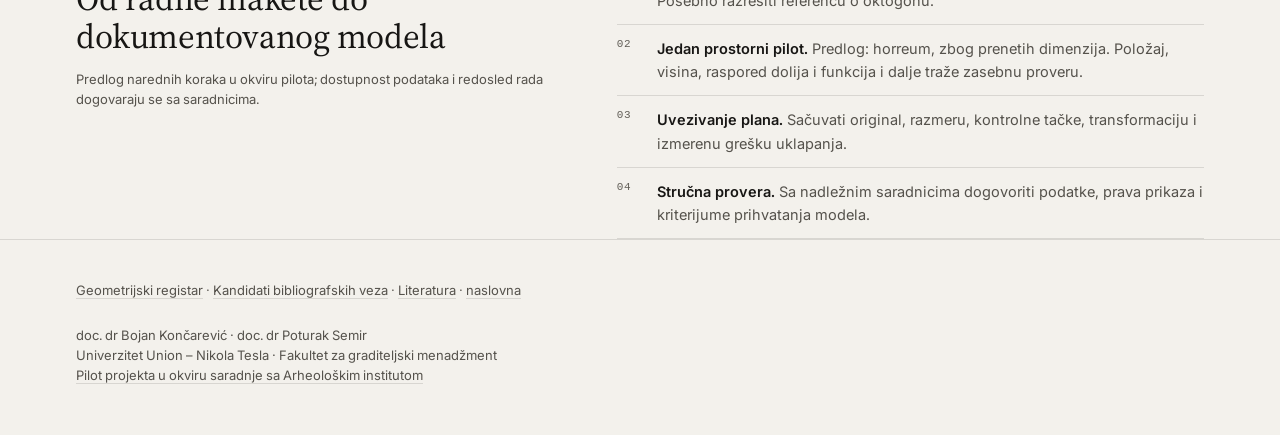
<file: pokrivenost.html>
<!DOCTYPE html>
<html lang="sr">
<head>
<!--skelet-->
<meta charset="utf-8">
<meta name="viewport" content="width=device-width,initial-scale=1">
<link rel="preload" href="assets/fonts/inter-latin.woff2" as="font" type="font/woff2" crossorigin>
<link rel="preload" href="assets/fonts/sourceserif4-latin.woff2" as="font" type="font/woff2" crossorigin>
<link rel="icon" href="favicon.svg" type="image/svg+xml">
<meta name="theme-color" content="#f3f1ec">
<link rel="stylesheet" href="assets/medijana.css">
<script src="assets/suite.js" defer></script>
<!--/skelet-->
<title>Medijana · Pokrivenost — šta model zna, šta još tražimo</title>
<!--launch-meta-->
<meta name="description" content="Kartoni geometrijskih elemenata Medijane: poreklo svake mere, bibliografska veza i konkretan sledeći korak ka pouzdanijoj geometriji.">
<link rel="canonical" href="https://3esign.github.io/medijana/pokrivenost.html">
<meta property="og:type" content="website">
<meta property="og:site_name" content="Medijana · digitalni arheološki blizanac">
<meta property="og:title" content="Medijana · Pokrivenost — šta model zna, šta još tražimo">
<meta property="og:description" content="Kartoni geometrijskih elemenata Medijane: poreklo svake mere, bibliografska veza i konkretan sledeći korak ka pouzdanijoj geometriji.">
<meta property="og:url" content="https://3esign.github.io/medijana/pokrivenost.html">
<meta property="og:image" content="https://3esign.github.io/medijana/assets/blizanac-render.png">
<meta property="og:image:alt" content="Render 3D radne makete kompleksa Medijana iz registra geometrije">
<meta property="og:locale" content="sr_RS">
<link rel="alternate" hreflang="sr" href="https://3esign.github.io/medijana/">
<link rel="alternate" hreflang="en" href="https://3esign.github.io/medijana/index-en.html">
<meta name="twitter:card" content="summary_large_image">
<!--/launch-meta-->
<style>
  .stranica{padding-block:clamp(36px,6vw,62px) 30px;border-bottom:1px solid var(--l1)}
  .alatke{position:sticky;top:var(--h-hdr);z-index:40;background:var(--staklo);
    -webkit-backdrop-filter:blur(16px);backdrop-filter:blur(16px);border-bottom:1px solid var(--l1);padding-block:12px}
  #summary{font-size:13.5px;line-height:1.6;color:var(--ink2);max-width:var(--usko)}
  #count{font:500 12px/1.5 var(--f-mono);color:var(--ink3);padding-top:18px}
  .put{margin-top:clamp(34px,5vw,56px);border-top:1px solid var(--l1);padding-top:clamp(28px,4vw,44px)}
  .put .dve{display:grid;gap:clamp(20px,4vw,52px);grid-template-columns:minmax(0,1fr) minmax(0,1.2fr)}
  @media (max-width:860px){.put .dve{grid-template-columns:1fr}}
</style>
</head>
<body>
<!--hdr-->
<a class="skip" href="#sadrzaj">Preskoči na sadržaj</a>
<header class="hdr">
  <a class="marka" href="index.html">
    <svg viewBox="0 0 32 32" aria-hidden="true"><rect x="6.4" y="6.4" width="9.6" height="9.6" fill="var(--d1)"/><rect x="16" y="16" width="9.6" height="9.6" fill="var(--d3)" opacity=".5"/><g fill="none" stroke="currentColor"><rect x="6.4" y="6.4" width="19.2" height="19.2" stroke-width="1.7"/><path d="M16 6.4v19.2M6.4 16h19.2" stroke-width="1" opacity=".45"/></g></svg>
    <span class="ime">Medijana</span><span class="uz">digitalni blizanac</span>
  </a>
  <nav id="glavna-navigacija" aria-label="Glavna navigacija">
    <a href="index.html">Pregled</a>
    <a href="blizanac.html">Blizanac 3D</a>
    <a href="mapa.html">Mapa</a>
    <a href="istrazivanje.html">Istraživanje</a>
    <a href="pokrivenost.html" aria-current="page">Pokrivenost</a>
    <a href="registri.html">Registri</a>
    <a href="izvori.html">Izvori</a>
    <a href="index-en.html" class="jezik">EN</a>
  </nav>
  <div class="hdr-alat">
    <a class="dugme-ikona" href="https://github.com/3esign/medijana" title="Repozitorijum na GitHubu" aria-label="Repozitorijum na GitHubu"><svg viewBox="0 0 24 24" fill="currentColor" aria-hidden="true"><path d="M12 1.8a10.2 10.2 0 0 0-3.23 19.88c.51.1.7-.22.7-.49l-.01-1.9c-2.84.62-3.44-1.2-3.44-1.2-.47-1.18-1.14-1.5-1.14-1.5-.93-.63.07-.62.07-.62 1.03.07 1.57 1.06 1.57 1.06.91 1.57 2.4 1.12 2.99.86.09-.66.36-1.12.65-1.37-2.27-.26-4.66-1.14-4.66-5.06 0-1.12.4-2.03 1.05-2.75-.1-.26-.46-1.3.1-2.71 0 0 .86-.28 2.81 1.05a9.7 9.7 0 0 1 5.12 0c1.95-1.33 2.81-1.05 2.81-1.05.56 1.41.21 2.45.1 2.71.66.72 1.05 1.63 1.05 2.75 0 3.93-2.39 4.8-4.67 5.05.37.32.69.94.69 1.9l-.01 2.82c0 .27.19.59.71.49A10.2 10.2 0 0 0 12 1.8z"/></svg></a>
  </div>
</header>
<!--/hdr-->
<main id="sadrzaj">
<div class="stranica">
  <div class="okvir">
    <div class="nadnaslov">Kartoni objekata</div>
    <h1 style="margin-top:14px">Podaci o objektima</h1>
    <p class="uvod razmak-s">Svaki objekat ima trag do literature i konkretan sledeći korak ka pouzdanijoj geometriji. Mere, položaj i visine prikazani su odvojeno.</p>
    <div class="napomena razmak-m"><b>Pregled postojećih zapisa, ne nova potvrda literature.</b> Poreklo dimenzija ne potvrđuje položaj, visinu niti izgled građevine. Kandidat za bibliografsku vezu nije proveren izvor.</div>
    <p id="summary" class="razmak-m">Sažetak se računa iz registara.</p>
  </div>
</div>

<div class="alatke">
  <div class="okvir">
    <div class="kontrole">
      <label>Objekat ili izvor<input id="search" type="search" placeholder="Horreum, G-OKTOGON, MED-07…"></label>
      <label>Poreklo mera<select id="kind">
        <option value="">Svi elementi</option>
        <option value="objavljena_dimenzija">Preneta objavljena dimenzija</option>
        <option value="izvedeno_iz_povrsine">Izvedeno iz površine</option>
        <option value="sematski">Šematske mere</option>
      </select></label>
      <button id="export" type="button" disabled>Izvezi kartone · JSON</button>
      <button id="print" type="button">Štampaj</button>
    </div>
  </div>
</div>

<div class="okvir">
  <p id="count" role="status" aria-live="polite">Učitavanje…</p>
  <section id="results" class="sveska" aria-label="Kartoni geometrijskih elemenata"></section>
  <button id="retry" type="button" class="razmak-m" hidden>Pokušaj ponovo</button>

  <section class="put">
    <div class="dve">
      <div>
        <div class="nadnaslov">Put</div>
        <h2 style="margin-top:14px">Od radne makete do dokumentovanog modela</h2>
        <p class="sitno razmak-s">Predlog narednih koraka u okviru pilota; dostupnost podataka i redosled rada dogovaraju se sa saradnicima.</p>
      </div>
      <ol class="koraci">
        <li><b>Identifikacija izvora.</b> Potvrditi publikaciju, izdanje, stranu i oznaku plana. Posebno razrešiti referencu o oktogonu.</li>
        <li><b>Jedan prostorni pilot.</b> Predlog: horreum, zbog prenetih dimenzija. Položaj, visina, raspored dolija i funkcija i dalje traže zasebnu proveru.</li>
        <li><b>Uvezivanje plana.</b> Sačuvati original, razmeru, kontrolne tačke, transformaciju i izmerenu grešku uklapanja.</li>
        <li><b>Stručna provera.</b> Sa nadležnim saradnicima dogovoriti podatke, prava prikaza i kriterijume prihvatanja modela.</li>
      </ol>
    </div>
  </section>
</div>
</main>

<footer class="podnozje">
  <div class="okvir">
    <a href="data/GEOMETRIJA.jsonl">Geometrijski registar</a> ·
    <a href="data/VEZE_IZVORA.jsonl">Kandidati bibliografskih veza</a> ·
    <a href="data/IZVORI.jsonl">Literatura</a> ·
    <a href="index.html">naslovna</a>
    <noscript><p class="razmak-s">Interaktivni pregled zahteva JavaScript; izvorni registri ostaju dostupni iznad.</p></noscript>
  </div>
<div class="okvir sitno razmak-m">doc. dr Bojan Končarević · doc. dr Poturak Semir<br>Univerzitet Union – Nikola Tesla · Fakultet za graditeljski menadžment<br><a href="index.html#saradnja">Pilot projekta u okviru saradnje sa Arheološkim institutom</a></div>
</footer>
<script src="assets/pokrivenost-core.js" defer></script>
<script src="assets/pokrivenost.js" defer></script>
</body>
</html>
</file>
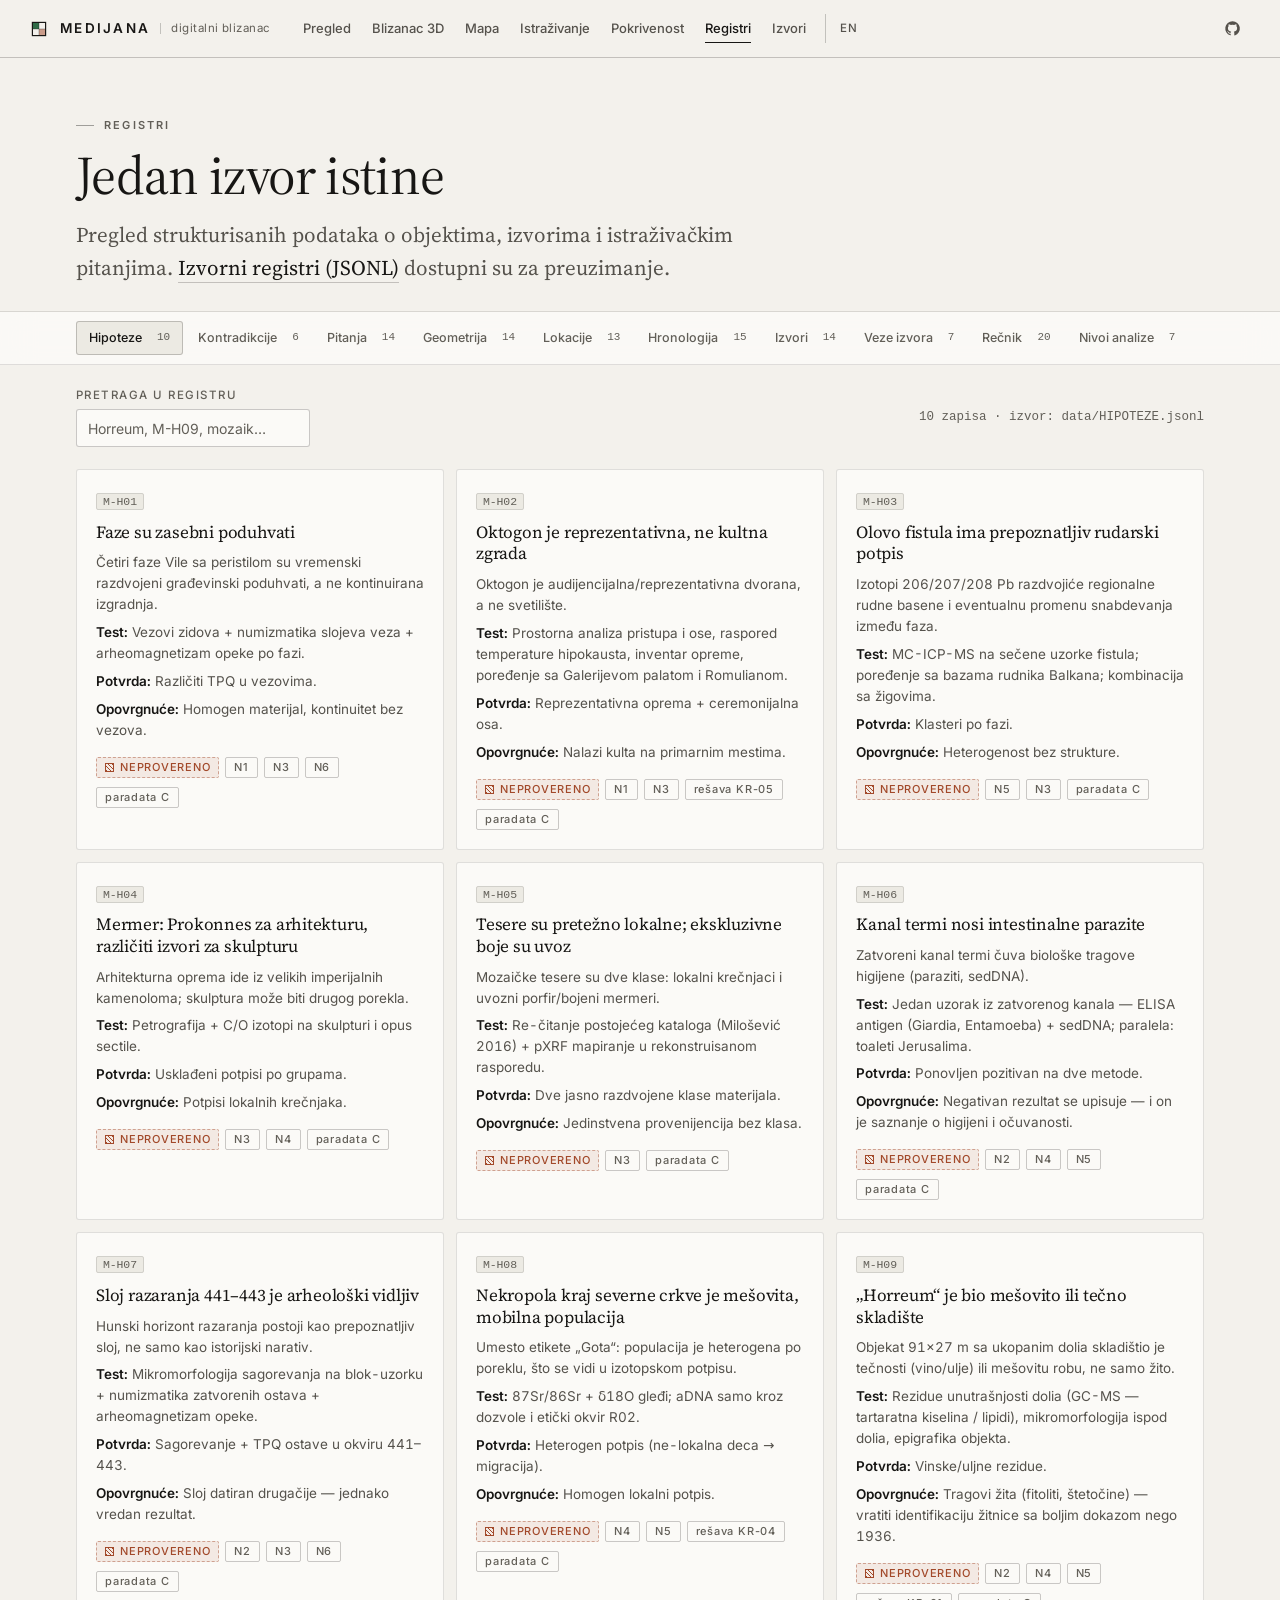
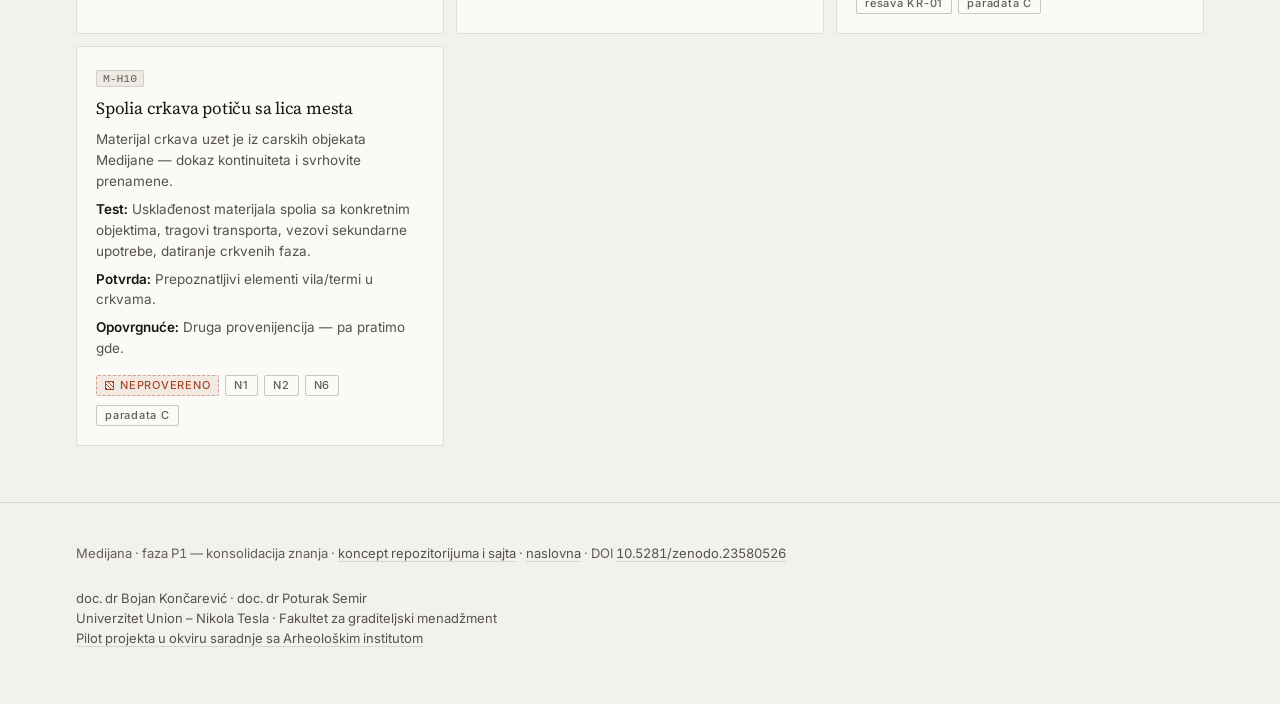
<file: registri.html>
<!DOCTYPE html>
<html lang="sr">
<head>
<!--skelet-->
<meta charset="utf-8">
<meta name="viewport" content="width=device-width,initial-scale=1">
<link rel="preload" href="assets/fonts/inter-latin.woff2" as="font" type="font/woff2" crossorigin>
<link rel="preload" href="assets/fonts/sourceserif4-latin.woff2" as="font" type="font/woff2" crossorigin>
<link rel="icon" href="favicon.svg" type="image/svg+xml">
<meta name="theme-color" content="#f3f1ec">
<link rel="stylesheet" href="assets/medijana.css">
<script src="assets/suite.js" defer></script>
<!--/skelet-->
<title>Medijana · Živi registri — hipoteze, kontradikcije, pitanja, rečnik, nivoi</title>
<!--launch-meta-->
<meta name="description" content="Strukturisani podaci projekta Medijana: objekti, literatura, hipoteze i istraživačka pitanja.">
<link rel="canonical" href="https://3esign.github.io/medijana/registri.html">
<meta property="og:type" content="website">
<meta property="og:site_name" content="Medijana · digitalni arheološki blizanac">
<meta property="og:title" content="Medijana · Živi registri — hipoteze, kontradikcije, pitanja, rečnik, nivoi">
<meta property="og:description" content="Strukturisani podaci projekta Medijana: objekti, literatura, hipoteze i istraživačka pitanja.">
<meta property="og:url" content="https://3esign.github.io/medijana/registri.html">
<meta property="og:image" content="https://3esign.github.io/medijana/assets/blizanac-render.png">
<meta property="og:image:alt" content="Render 3D radne makete kompleksa Medijana iz registra geometrije">
<meta property="og:locale" content="sr_RS">
<link rel="alternate" hreflang="sr" href="https://3esign.github.io/medijana/">
<link rel="alternate" hreflang="en" href="https://3esign.github.io/medijana/index-en.html">
<meta name="twitter:card" content="summary_large_image">
<!--/launch-meta-->
<style>
  .stranica{padding-block:clamp(36px,6vw,62px) 26px;border-bottom:1px solid var(--l1)}
  .tabovi{position:sticky;top:var(--h-hdr);z-index:40;background:var(--staklo);
    -webkit-backdrop-filter:blur(16px);backdrop-filter:blur(16px);border-bottom:1px solid var(--l1)}
  .tabovi .red{display:flex;gap:2px;overflow-x:auto;scrollbar-width:thin;padding-block:9px}
  .tabovi button{background:none;border:1px solid transparent;color:var(--ink3);padding:8px 12px;
    font:500 12.5px/1 var(--f-sans);white-space:nowrap;min-height:34px}
  .tabovi button:hover{color:var(--ink);background:var(--g2);border-color:var(--l1)}
  .tabovi button.on{color:var(--ink);background:var(--g2);border-color:var(--l2)}
  .tabovi button .n{font-family:var(--f-mono);font-size:11px;color:var(--ink3);margin-left:7px}
  .alat-red{display:flex;flex-wrap:wrap;gap:12px;align-items:center;justify-content:space-between;
    padding-block:22px 4px}
  .kartice{display:grid;gap:12px;grid-template-columns:repeat(auto-fill,minmax(316px,1fr));padding-block:18px 56px}
  .zapis{background:var(--g1);border:1px solid var(--l1);border-radius:var(--r);padding:17px 19px 19px}
  .zapis h3{font-size:17px;margin:9px 0 9px;line-height:1.28}
  .zapis p{font-size:13.5px;line-height:1.55;color:var(--ink2);margin-bottom:7px;max-width:none}
  .zapis p b{color:var(--ink);font-weight:600}
  .zapis .znak,.zapis .id{margin:9px 6px 0 0}
  .meta{font-size:12.5px;color:var(--ink3);font-family:var(--f-mono)}
  mark{background:color-mix(in srgb,var(--d2) 28%,transparent);color:inherit;border-radius:2px;padding:0 2px}
</style>
</head>
<body>
<!--hdr-->
<a class="skip" href="#sadrzaj">Preskoči na sadržaj</a>
<header class="hdr">
  <a class="marka" href="index.html">
    <svg viewBox="0 0 32 32" aria-hidden="true"><rect x="6.4" y="6.4" width="9.6" height="9.6" fill="var(--d1)"/><rect x="16" y="16" width="9.6" height="9.6" fill="var(--d3)" opacity=".5"/><g fill="none" stroke="currentColor"><rect x="6.4" y="6.4" width="19.2" height="19.2" stroke-width="1.7"/><path d="M16 6.4v19.2M6.4 16h19.2" stroke-width="1" opacity=".45"/></g></svg>
    <span class="ime">Medijana</span><span class="uz">digitalni blizanac</span>
  </a>
  <nav id="glavna-navigacija" aria-label="Glavna navigacija">
    <a href="index.html">Pregled</a>
    <a href="blizanac.html">Blizanac 3D</a>
    <a href="mapa.html">Mapa</a>
    <a href="istrazivanje.html">Istraživanje</a>
    <a href="pokrivenost.html">Pokrivenost</a>
    <a href="registri.html" aria-current="page">Registri</a>
    <a href="izvori.html">Izvori</a>
    <a href="index-en.html" class="jezik">EN</a>
  </nav>
  <div class="hdr-alat">
    <a class="dugme-ikona" href="https://github.com/3esign/medijana" title="Repozitorijum na GitHubu" aria-label="Repozitorijum na GitHubu"><svg viewBox="0 0 24 24" fill="currentColor" aria-hidden="true"><path d="M12 1.8a10.2 10.2 0 0 0-3.23 19.88c.51.1.7-.22.7-.49l-.01-1.9c-2.84.62-3.44-1.2-3.44-1.2-.47-1.18-1.14-1.5-1.14-1.5-.93-.63.07-.62.07-.62 1.03.07 1.57 1.06 1.57 1.06.91 1.57 2.4 1.12 2.99.86.09-.66.36-1.12.65-1.37-2.27-.26-4.66-1.14-4.66-5.06 0-1.12.4-2.03 1.05-2.75-.1-.26-.46-1.3.1-2.71 0 0 .86-.28 2.81 1.05a9.7 9.7 0 0 1 5.12 0c1.95-1.33 2.81-1.05 2.81-1.05.56 1.41.21 2.45.1 2.71.66.72 1.05 1.63 1.05 2.75 0 3.93-2.39 4.8-4.67 5.05.37.32.69.94.69 1.9l-.01 2.82c0 .27.19.59.71.49A10.2 10.2 0 0 0 12 1.8z"/></svg></a>
  </div>
</header>
<!--/hdr-->
<main id="sadrzaj">
<div class="stranica">
  <div class="okvir">
    <div class="nadnaslov">Registri</div>
    <h1 style="margin-top:14px">Jedan izvor istine</h1>
    <p class="uvod razmak-s">Pregled strukturisanih podataka o objektima, izvorima i istraživačkim pitanjima. <a class="veza" href="data/">Izvorni registri (JSONL)</a> dostupni su za preuzimanje.</p>
  </div>
</div>

<nav class="tabovi" aria-label="Izbor registra"><div class="okvir"><div class="red" id="tabovi"></div></div></nav>

<div class="okvir">
  <div class="alat-red">
    <label class="kontrole" style="flex-direction:column;align-items:flex-start;gap:6px">
      <span class="mikro">Pretraga u registru</span>
      <input id="pretraga" type="search" placeholder="Horreum, M-H09, mozaik…" autocomplete="off">
    </label>
    <p class="meta" id="napomena" role="status" aria-live="polite">učitavanje…</p>
  </div>
  <div class="kartice" id="kartice"></div>
</div>
</main>

<footer class="podnozje">
  <div class="okvir">
    Medijana · faza P1 — konsolidacija znanja ·
    <a href="docs/00_KONCEPT_GITHUB_I_PAGES.md">koncept repozitorijuma i sajta</a> ·
    <a href="index.html">naslovna</a> ·
    DOI <a href="https://doi.org/10.5281/zenodo.23580526">10.5281/zenodo.23580526</a>
  </div>
<div class="okvir sitno razmak-m">doc. dr Bojan Končarević · doc. dr Poturak Semir<br>Univerzitet Union – Nikola Tesla · Fakultet za graditeljski menadžment<br><a href="index.html#saradnja">Pilot projekta u okviru saradnje sa Arheološkim institutom</a></div>
</footer>

<script src="assets/registri.js" defer></script>
</body>
</html>
</file>
<file: assets/medijana.css>
/* ============================================================================
   MEDIJANA — vizuelni jezik suite-a
   ----------------------------------------------------------------------------
   Konvencija arheoloskog crteza:
     puno       = sacuvano / objavljena mera
     tonirano   = izvedeno iz objavljenog podatka
     srafirano  = rekonstruisano / sematsko
     tackasto   = sporno ili iskljuceno
   Podloga je papir za crtanje: svetla, topla, merna (hairline raster).
   ========================================================================== */

/* ---------- pisma (self-hosted, OFL; vidi assets/fonts/LICENSE.md) -------- */
@font-face{font-family:'Inter v';font-style:normal;font-weight:400 700;font-display:swap;
  src:url(fonts/inter-latin-ext.woff2) format('woff2');
  unicode-range:U+0100-02BA,U+02BD-02C5,U+02C7-02CC,U+02CE-02D7,U+02DD-02FF,U+0304,U+0308,U+0329,U+1D00-1DBF,U+1E00-1E9F,U+1EF2-1EFF,U+2020,U+20A0-20AB,U+20AD-20C4,U+2113,U+2C60-2C7F,U+A720-A7FF}
@font-face{font-family:'Inter v';font-style:normal;font-weight:400 700;font-display:swap;
  src:url(fonts/inter-latin.woff2) format('woff2');
  unicode-range:U+0000-00FF,U+0131,U+0152-0153,U+02BB-02BC,U+02C6,U+02DA,U+02DC,U+0304,U+0308,U+0329,U+2000-206F,U+20AC,U+2122,U+2191,U+2193,U+2212,U+2215,U+FEFF,U+FFFD}
@font-face{font-family:'Source Serif v';font-style:normal;font-weight:300 700;font-display:swap;
  src:url(fonts/sourceserif4-latin-ext.woff2) format('woff2');
  unicode-range:U+0100-02BA,U+02BD-02C5,U+02C7-02CC,U+02CE-02D7,U+02DD-02FF,U+0304,U+0308,U+0329,U+1D00-1DBF,U+1E00-1E9F,U+1EF2-1EFF,U+2020,U+20A0-20AB,U+20AD-20C4,U+2113,U+2C60-2C7F,U+A720-A7FF}
@font-face{font-family:'Source Serif v';font-style:normal;font-weight:300 700;font-display:swap;
  src:url(fonts/sourceserif4-latin.woff2) format('woff2');
  unicode-range:U+0000-00FF,U+0131,U+0152-0153,U+02BB-02BC,U+02C6,U+02DA,U+02DC,U+0304,U+0308,U+0329,U+2000-206F,U+20AC,U+2122,U+2191,U+2193,U+2212,U+2215,U+FEFF,U+FFFD}

/* ---------- tokeni ------------------------------------------------------- */
:root{
  --f-sans:'Inter v',ui-sans-serif,system-ui,'Segoe UI',Roboto,sans-serif;
  --f-serif:'Source Serif v','Iowan Old Style','Palatino Linotype',Palatino,Georgia,serif;
  --f-mono:ui-monospace,'SF Mono','Cascadia Mono','Segoe UI Mono',Consolas,monospace;

  --sirina:1200px;      /* puna mreza */
  --usko:72ch;          /* mera citanja */
  --h-hdr:58px;
  --r:3px;              /* radijus: crtaci, skoro ostar */
  --korak:clamp(44px,6vw,86px);  /* vertikalni ritam sekcija */

  --pokret:.18s cubic-bezier(.4,0,.2,1);
}

/* papir za crtanje — jedino stanje sistema */
:root{
  --g0:#f3f1ec; --g1:#fbfaf7; --g2:#eceae3; --g3:#e3e0d8;
  --ink:#171614; --ink2:#55524c; --ink3:#625f58;
  --l1:rgba(23,22,20,.12); --l2:rgba(23,22,20,.22); --l3:rgba(23,22,20,.38);
  --raster:rgba(23,22,20,.055);
  --staklo:rgba(251,250,247,.92);
  --senka:0 1px 2px rgba(23,22,20,.05),0 10px 30px rgba(23,22,20,.08);
  --d1:#2f6b46; --d1-tih:rgba(47,107,70,.10);
  --d2:#8a6111; --d2-tih:rgba(138,97,17,.10);
  --d3:#a2492a; --d3-tih:rgba(162,73,42,.09);
  --dx:#6c6a65; --dx-tih:rgba(108,106,101,.10);
  --fokus:#2b6d8c;
  color-scheme:light;
}

/* ---------- osnova ------------------------------------------------------- */
*,*::before,*::after{box-sizing:border-box}
*{margin:0;padding:0}
html{-webkit-text-size-adjust:100%}
body{
  background:var(--g0);color:var(--ink);
  font:400 16px/1.6 var(--f-sans);
  font-variant-numeric:tabular-nums;
  -webkit-font-smoothing:antialiased;text-rendering:optimizeLegibility;
  overflow-wrap:break-word;
}
img,svg,iframe{max-width:100%}
::selection{background:var(--l3);color:var(--ink)}
:focus-visible{outline:2px solid var(--fokus);outline-offset:2px;border-radius:2px}
a{color:inherit}

/* merni raster — podloga koja znaci merenje, ne dekoraciju */
.raster{
  background-image:
    linear-gradient(var(--raster) 1px,transparent 1px),
    linear-gradient(90deg,var(--raster) 1px,transparent 1px);
  background-size:48px 48px;
  background-position:center;
}

/* ---------- mreza -------------------------------------------------------- */
.okvir{max-width:var(--sirina);margin-inline:auto;padding-inline:clamp(18px,4vw,36px)}
.okvir-usko{max-width:860px;margin-inline:auto;padding-inline:clamp(18px,4vw,36px)}
section.traka{padding-block:var(--korak);border-top:1px solid var(--l1)}
section.traka:first-of-type{border-top:0}

/* ---------- tipografija -------------------------------------------------- */
.nadnaslov{
  font:600 11px/1 var(--f-sans);letter-spacing:.2em;text-transform:uppercase;color:var(--ink3);
  display:flex;align-items:center;gap:10px;
}
.nadnaslov::before{content:"";width:18px;height:1px;background:var(--l3);flex:none}
h1,h2,h3,h4{font-family:var(--f-serif);font-weight:400;letter-spacing:-.012em;line-height:1.12}
.display{font-size:clamp(42px,7.4vw,84px);line-height:1.0;letter-spacing:-.03em;font-weight:300}
h1{font-size:clamp(32px,4.6vw,54px)}
h2{font-size:clamp(25px,3vw,34px)}
h3{font-size:19px;line-height:1.3}
.uvod{font-family:var(--f-serif);font-size:clamp(17px,1.7vw,21px);line-height:1.56;color:var(--ink2);max-width:var(--usko)}
.uvod strong,.uvod b{color:var(--ink);font-weight:600}
p{max-width:var(--usko)}
.proza{font-family:var(--f-serif);font-size:17px;line-height:1.66}
.sitno{font-size:13px;line-height:1.55;color:var(--ink2)}
.mikro{font:500 11.5px/1.4 var(--f-sans);letter-spacing:.13em;text-transform:uppercase;color:var(--ink3)}
code,.mono,.id{font-family:var(--f-mono);font-size:.86em;letter-spacing:-.01em}
.id{color:var(--ink3);background:var(--g2);border:1px solid var(--l1);border-radius:2px;padding:1px 6px;font-size:11.5px}
.veza{color:var(--ink);text-decoration:none;border-bottom:1px solid var(--l2);transition:border-color var(--pokret)}
.veza:hover{border-bottom-color:var(--ink)}

/* ---------- zaglavlje ---------------------------------------------------- */
.hdr{
  position:sticky;top:0;z-index:80;height:var(--h-hdr);
  display:flex;align-items:center;gap:clamp(10px,2vw,22px);
  padding-inline:clamp(14px,3vw,28px);
  background:var(--g0);
  border-bottom:1px solid var(--l2);
}
.hdr.plovi{border-bottom-color:var(--l3)}
.marka{display:flex;align-items:center;gap:10px;text-decoration:none;flex:none;color:var(--ink)}
.marka svg{display:block;width:22px;height:22px;flex:none}
.marka .ime{font:600 13.5px/1 var(--f-sans);letter-spacing:.17em;text-transform:uppercase}
.marka .uz{font:400 11.5px/1 var(--f-sans);letter-spacing:.04em;color:var(--ink3);
  padding-left:10px;border-left:1px solid var(--l2)}
.hdr-alat{display:flex;align-items:center;gap:6px;margin-left:auto;flex:none}
.dugme-ikona{
  width:40px;height:40px;min-height:40px;padding:0;display:grid;place-items:center;border:1px solid transparent;border-radius:var(--r);
  background:none;color:var(--ink2);cursor:pointer;text-decoration:none;transition:var(--pokret)}
.dugme-ikona:hover{color:var(--ink);background:var(--g2);border-color:var(--l1)}
.dugme-ikona svg{width:17px;height:17px;display:block}

.hdr nav{display:flex;align-items:center;gap:1px}
.hdr nav a{
  font:500 13px/1 var(--f-sans);color:var(--ink2);text-decoration:none;
  padding:9px 10px;border-radius:var(--r);white-space:nowrap;position:relative;transition:var(--pokret)}
.hdr nav a:hover{color:var(--ink);background:var(--g2)}
.hdr nav a[aria-current]{color:var(--ink)}
.hdr nav a[aria-current]::after{
  content:"";position:absolute;left:10px;right:10px;bottom:1px;height:1.5px;background:var(--ink)}
.hdr nav a.jezik{margin-left:8px;padding-left:14px;border-left:1px solid var(--l2);
  font-size:11.5px;letter-spacing:.1em;text-transform:uppercase;border-radius:0}
.hdr nav a.jezik[aria-current]::after{display:none}
.meni-dugme{display:none}

@media (max-width:1040px){
  .marka .uz{display:none}
  .meni-dugme{display:grid}
  .hdr nav{
    position:fixed;left:0;right:0;top:var(--h-hdr);
    flex-direction:column;align-items:stretch;gap:0;
    background:var(--g1);border-bottom:1px solid var(--l2);box-shadow:var(--senka);
    padding:6px;max-height:calc(100dvh - var(--h-hdr));overflow:auto;
    transform:translateY(-8px);opacity:0;pointer-events:none;visibility:hidden;
    transition:opacity var(--pokret),transform var(--pokret),visibility var(--pokret)}
  html[data-meni="1"] .hdr nav{transform:none;opacity:1;pointer-events:auto;visibility:visible}
  .hdr nav a{padding:13px 14px;font-size:15px;border-radius:var(--r)}
  .hdr nav a[aria-current]{background:var(--g2)}
  .hdr nav a[aria-current]::after{left:0;top:10px;bottom:10px;right:auto;width:2px;height:auto}
  .hdr nav a.jezik{margin-left:0;padding-left:14px;border-left:0;border-top:1px solid var(--l1);
    margin-top:6px;padding-top:16px;border-radius:var(--r)}
}
@media (max-width:420px){ .marka .ime{font-size:12.5px;letter-spacing:.14em} }
@media(max-width:1040px){
  html:not(.avec-js) .hdr{height:auto;flex-wrap:wrap;position:relative}
  html:not(.avec-js) .hdr nav{position:static;opacity:1;visibility:visible;pointer-events:auto;transform:none;width:100%;box-shadow:none}
}

/* ---------- konvencija crteza: znakovi dokaza ---------------------------- */
.znak{
  display:inline-flex;align-items:center;gap:6px;
  font:500 11px/1 var(--f-sans);letter-spacing:.07em;
  padding:4px 8px;border:1px solid var(--l2);border-radius:2px;color:var(--ink2);
  white-space:nowrap;vertical-align:middle}
.znak::before{content:"";width:9px;height:9px;flex:none;border:1px solid currentColor}
.znak.d1{color:var(--d1);border-color:color-mix(in srgb,var(--d1) 45%,transparent);background:var(--d1-tih)}
.znak.d1::before{background:currentColor}
.znak.d2{color:var(--d2);border-color:color-mix(in srgb,var(--d2) 45%,transparent);background:var(--d2-tih)}
.znak.d2::before{background:color-mix(in srgb,currentColor 45%,transparent)}
.znak.d3{color:var(--d3);border-color:color-mix(in srgb,var(--d3) 45%,transparent);background:var(--d3-tih);border-style:dashed}
.znak.d3::before{background:repeating-linear-gradient(45deg,currentColor 0 1px,transparent 1px 3px)}
.znak.dx{color:var(--dx);border-color:color-mix(in srgb,var(--dx) 45%,transparent);background:var(--dx-tih);border-style:dotted}
.znak.dx::before{background:none}
.znak.sirok{white-space:normal;max-width:100%;align-items:flex-start}
.znak.sirok::before{margin-top:3px}
.znak.gol{border-style:solid;border-color:var(--l2);color:var(--ink3);background:none}
.znak.gol::before{display:none}

/* povrsine po konvenciji */
.srafura{background-image:repeating-linear-gradient(45deg,var(--d3-tih) 0 2px,transparent 2px 8px)}
.polje-granica{
  border:1px dashed color-mix(in srgb,var(--d3) 42%,transparent);border-radius:var(--r);
  background-image:repeating-linear-gradient(45deg,var(--d3-tih) 0 2px,transparent 2px 9px);
  padding:clamp(18px,3vw,26px)}

/* ---------- kartice ------------------------------------------------------ */
.resetka{display:grid;gap:12px;grid-template-columns:repeat(auto-fit,minmax(258px,1fr))}
.resetka.dve{grid-template-columns:repeat(auto-fit,minmax(340px,1fr))}
.kartica{
  position:relative;background:var(--g1);border:1px solid var(--l1);border-radius:var(--r);
  padding:18px 20px 20px;transition:border-color var(--pokret),transform var(--pokret),background var(--pokret)}
a.kartica{display:block;text-decoration:none;color:inherit}
a.kartica:hover{border-color:var(--l3);transform:translateY(-2px);background:var(--g2)}
a.kartica:hover .strelica{transform:translateX(3px);opacity:1}
.kartica h3{margin:8px 0 7px}
.kartica p{font-size:13.5px;line-height:1.55;color:var(--ink2);max-width:52ch}
.kartica .znak,.kartica .id{margin-top:10px;margin-right:5px}
.strelica{display:inline-block;color:var(--ink3);opacity:.7;transition:var(--pokret)}
.kartica-oznaka{font:600 11px/1 var(--f-mono);letter-spacing:.1em;color:var(--ink3)}

/* ---------- brojke ------------------------------------------------------- */
.brojke{display:grid;grid-template-columns:repeat(auto-fit,minmax(132px,1fr));
  border:1px solid var(--l1);border-radius:var(--r);background:var(--g1);overflow:hidden}
.brojka{padding:16px 18px;border-right:1px solid var(--l1);border-bottom:1px solid var(--l1)}
.brojka .v{font-family:var(--f-serif);font-size:clamp(26px,3.2vw,34px);line-height:1;font-weight:400;display:block}
.brojka .k{font:500 10.5px/1.35 var(--f-sans);letter-spacing:.13em;text-transform:uppercase;color:var(--ink3);margin-top:8px;display:block;hyphens:none;overflow-wrap:normal}

/* ---------- traka dokaza (stacked) --------------------------------------- */
.traka-dokaza{display:flex;height:34px;border:1px solid var(--l1);border-radius:var(--r);overflow:hidden;background:var(--g1)}
.traka-dokaza span{display:block;height:100%;position:relative}
.traka-dokaza .s1{background:var(--d1)}
.traka-dokaza .s2{background:color-mix(in srgb,var(--d2) 62%,transparent)}
.traka-dokaza .s3{background:var(--d3-tih);
  background-image:repeating-linear-gradient(45deg,color-mix(in srgb,var(--d3) 70%,transparent) 0 2px,transparent 2px 7px)}
.traka-dokaza .sx{background:var(--dx-tih);
  background-image:repeating-linear-gradient(90deg,color-mix(in srgb,var(--dx) 55%,transparent) 0 1px,transparent 1px 5px)}

/* ---------- liste i navodi ----------------------------------------------- */
ul.popis{list-style:none}
ul.popis li{position:relative;padding:11px 0 11px 28px;border-bottom:1px solid var(--l1);
  font-size:14.5px;color:var(--ink2);max-width:var(--usko)}
ul.popis li:last-child{border-bottom:0}
ul.popis li::before{content:"";position:absolute;left:2px;top:19px;width:12px;height:1px;background:var(--l3)}
ol.koraci{list-style:none;counter-reset:k}
ol.koraci li{counter-increment:k;position:relative;padding:12px 0 12px 40px;border-bottom:1px solid var(--l1);
  font-size:14.5px;color:var(--ink2);max-width:var(--usko)}
ol.koraci li::before{content:counter(k,decimal-leading-zero);position:absolute;left:0;top:14px;
  font:500 11px/1 var(--f-mono);letter-spacing:.08em;color:var(--ink3)}
ol.koraci li b,ul.popis li b{color:var(--ink);font-weight:600}
blockquote{font-family:var(--f-serif);font-size:19px;line-height:1.5;color:var(--ink2);
  border-left:1px solid var(--l3);padding-left:22px;max-width:62ch}

/* ---------- kontrole ----------------------------------------------------- */
.kontrole{display:flex;flex-wrap:wrap;gap:10px;align-items:flex-end}
.kontrole label{display:flex;flex-direction:column;gap:6px;font:500 10.5px/1 var(--f-sans);
  letter-spacing:.13em;text-transform:uppercase;color:var(--ink3)}
input[type=search],input[type=text],select{
  font:400 14px/1 var(--f-sans);color:var(--ink);background:var(--g1);
  border:1px solid var(--l2);border-radius:var(--r);padding:9px 11px;min-width:190px;min-height:38px}
select{min-width:150px}
input::placeholder{color:var(--ink3)}
button,.dugme{
  font:500 13px/1 var(--f-sans);color:var(--ink2);background:var(--g1);
  border:1px solid var(--l2);border-radius:var(--r);padding:11px 16px;min-height:38px;
  cursor:pointer;text-decoration:none;display:inline-flex;align-items:center;gap:8px;transition:var(--pokret)}
button:hover:not(:disabled),.dugme:hover{color:var(--ink);border-color:var(--l3);background:var(--g2)}
button:disabled{opacity:.45;cursor:not-allowed}
button.on,.dugme.glavno{color:var(--g0);background:var(--ink);border-color:var(--ink)}
.dugme.glavno:hover{background:var(--ink);color:var(--g0);opacity:.88}
.dugme.veliko{padding:14px 22px;font-size:14px}

/* ---------- napomena / upozorenje ---------------------------------------- */
.napomena{border:1px solid var(--l1);border-left:2px solid var(--d2);border-radius:var(--r);
  background:var(--g1);padding:14px 18px;font-size:13.5px;line-height:1.55;color:var(--ink2);max-width:var(--usko)}
.napomena b{color:var(--ink)}

/* ---------- podnozje ----------------------------------------------------- */
.podnozje{border-top:1px solid var(--l1);padding-block:40px 56px;color:var(--ink3);font-size:13px}
.podnozje .redovi{display:grid;gap:26px;grid-template-columns:repeat(auto-fit,minmax(220px,1fr))}
.podnozje a{color:var(--ink2);text-decoration:none;border-bottom:1px solid var(--l1)}
.podnozje a:hover{color:var(--ink);border-bottom-color:var(--l3)}
.podnozje h4{font:600 10.5px/1 var(--f-sans);letter-spacing:.16em;text-transform:uppercase;color:var(--ink3);margin-bottom:12px}
.podnozje ul{list-style:none;display:grid;gap:8px}

/* ---------- pomocno ------------------------------------------------------ */
.skip{position:absolute;left:-9999px;top:0;z-index:200;background:var(--g1);color:var(--ink);
  padding:12px 18px;border:1px solid var(--l2);border-radius:var(--r)}
.skip:focus{left:12px;top:10px}
.vizuelno-skriveno{position:absolute;width:1px;height:1px;overflow:hidden;clip:rect(0 0 0 0);white-space:nowrap}
.razmak-s{margin-top:14px}.razmak-m{margin-top:24px}.razmak-l{margin-top:38px}

@media (prefers-reduced-motion:reduce){
  *,*::before,*::after{animation-duration:.01ms!important;transition-duration:.01ms!important;scroll-behavior:auto!important}
}

@media print{
  .hdr,.hdr-alat,.kontrole,.scena-hud,.scena-oznaka,.scena-linije{display:none!important}
  body{background:#fff;color:#000}
  .kartica{break-inside:avoid;border-color:#bbb}
}

/* ---------- 3D scena (blizanac + prvi ekran naslovne) -------------------- */
.scena{position:relative;overflow:hidden;background:var(--g0);touch-action:none}
.scena>canvas{position:absolute;inset:0;display:block}
.scena [hidden]{display:none!important}
.scena-poster{position:absolute;inset:0;width:100%;height:100%;object-fit:cover;display:block}
.scena-hud{position:absolute;inset:0;z-index:6;pointer-events:none}
.scena-hud>*{pointer-events:auto}
.scena-rezervna{position:absolute;inset:0;z-index:7;display:grid;place-content:center;gap:14px;
  padding:24px;background:var(--g0);text-align:center}
.scena-rezervna img{max-width:min(640px,86vw);max-height:52vh;object-fit:contain;margin:auto;
  border:1px solid var(--l2);border-radius:var(--r)}
.scena-rezervna p{margin:auto;max-width:52ch;font-size:13.5px;color:var(--ink2)}

.scena-status{position:absolute;left:clamp(12px,2vw,18px);top:clamp(12px,2vw,18px);
  max-width:min(400px,calc(100% - 24px));font-size:12px;line-height:1.5;color:var(--ink2);
  background:var(--staklo);border:1px solid var(--l1);border-left:2px solid var(--dx);
  border-radius:var(--r);padding:9px 13px}
.scena-status:empty{display:none}
.scena-pod-zaglavljem .scena-status{top:calc(var(--h-hdr) + 12px)}

.scena-kontrole{position:absolute;left:50%;transform:translateX(-50%);bottom:clamp(10px,2vw,16px);
  display:flex;align-items:center;gap:2px;flex-wrap:nowrap;max-width:calc(100% - 20px);
  padding:4px;border:1px solid var(--l1);border-radius:999px;background:var(--staklo);
  box-shadow:var(--senka);backdrop-filter:blur(12px);overflow-x:auto;scrollbar-width:none}
.scena-kontrole::-webkit-scrollbar{display:none}
.scena-red{display:flex;align-items:center;gap:2px;padding-right:5px;margin-right:3px;
  border-right:1px solid var(--l1);flex:none}
.scena-seg{display:inline-flex;gap:0;flex:none;border:1px solid var(--l1);border-radius:999px;
  padding:1px;margin:0 2px}
.scena-seg button{min-height:26px;padding:5px 10px}
.scena-kontrole button,.scena-kontrole .scena-glb{
  font:500 11px/1 var(--f-sans);color:var(--ink2);background:transparent;white-space:nowrap;flex:none;
  border:0;border-radius:999px;padding:7px 11px;min-height:30px;
  cursor:pointer;text-decoration:none;display:inline-flex;align-items:center;transition:var(--pokret)}
.scena-kontrole button:hover,.scena-kontrole .scena-glb:hover{color:var(--ink);background:var(--g2,rgba(0,0,0,.05))}
.scena-kontrole button.on{background:var(--ink);color:var(--g0)}
.scena-kontrole select{max-width:178px;min-width:92px;font-size:11px;padding:6px 8px;flex:none;
  background:transparent;border:0;border-radius:999px;color:var(--ink2);min-height:30px;cursor:pointer}
.scena-glb{padding:7px 11px}
.scena-kontrole .kratko{display:none}

.scena-legenda{position:absolute;right:clamp(12px,2vw,18px);bottom:clamp(12px,2vw,18px);
  width:min(430px,calc(100% - 24px));background:var(--staklo);border:1px solid var(--l2);
  border-radius:var(--r);padding:12px 15px 11px;box-shadow:var(--senka)}
.scena-legenda h2{font:600 10px/1 var(--f-sans);letter-spacing:.15em;text-transform:uppercase;
  color:var(--ink3);margin-bottom:4px}
.scena-leg-kolone{display:grid;grid-template-columns:1fr 1fr;gap:4px 18px}
.scena-leg-grupa{font:500 9.5px/1.3 var(--f-mono);letter-spacing:.09em;text-transform:uppercase;
  color:var(--ink3);margin:7px 0 1px}
.scena-stavka{display:flex;gap:8px;align-items:center;margin-top:5px;font-size:11.5px;
  line-height:1.3;color:var(--ink2)}
.scena-uz{width:13px;height:13px;flex:none;border:1px solid var(--l2);border-radius:2px}
.scena-u1{border-color:var(--d1);border-width:2px}
.scena-u2{border-color:var(--d2);border-width:2px}
.scena-u3{border-style:dashed;border-color:var(--d3);border-width:2px}
.scena-ub{background:#f8f6f1;border-color:var(--l3)}
.scena-uk{background:#c8bfab;border-color:var(--l3)}
.scena-ud{border-style:dashed;border-color:var(--ink3);background:transparent}
.scena-legenda-kraj{margin-top:9px;padding-top:8px;border-top:1px solid var(--l1);
  font-size:11px;line-height:1.45;color:var(--ink3)}

.scena-info{position:absolute;right:clamp(12px,2vw,18px);top:clamp(12px,2vw,18px);
  width:min(360px,calc(100% - 24px));background:var(--staklo);border:1px solid var(--l2);
  border-radius:var(--r);padding:17px 19px;max-height:calc(100% - 140px);overflow:auto;box-shadow:var(--senka)}
.scena-pod-zaglavljem .scena-info{top:calc(var(--h-hdr) + 12px);max-height:calc(100% - var(--h-hdr) - 140px)}
.scena-info h3{font-size:18px;margin:8px 0 10px}
.scena-info p{font-size:13px;line-height:1.55;color:var(--ink2);margin-bottom:8px;max-width:none}
.scena-info p b{color:var(--ink);font-weight:600}
.scena-info .znak{margin:0 5px 6px 0}
.scena-info a{color:var(--ink);border-bottom:1px solid var(--l2);text-decoration:none}
.scena-x{float:right;background:none;border:0;color:var(--ink3);font-size:18px;line-height:1;
  cursor:pointer;padding:2px 4px;min-height:0}
.scena-x:hover{color:var(--ink);background:none}

/* natpisi objekata: pojavljivanje i nestajanje samo kroz prelaz, nikad skok;
   više redova umesto jednog dugačkog — lakše ih je smestiti bez sudara */
.scena-oznaka{position:absolute;left:0;top:0;z-index:5;padding:2px 8px;white-space:normal;
  max-width:158px;text-align:center;
  font:500 11px/1.5 var(--f-sans);color:var(--ink);background:var(--g1);
  border:1px solid var(--l2);border-radius:3px;pointer-events:none;
  box-shadow:0 1px 3px rgba(23,22,20,.10);
  opacity:0;transition:opacity .15s ease;will-change:transform}
.scena-oznaka-van{opacity:0!important}
.scena:not(.scena-u-pokretu) .scena-oznaka:not(.scena-oznaka-van){opacity:1}
.scena-u-pokretu .scena-oznaka{opacity:.45}
/* pokazne linije žive i umiru zajedno sa natpisima: isti prelaz, isto prigušenje */
.scena-linije{position:absolute;inset:0;width:100%;height:100%;z-index:4;pointer-events:none;
  opacity:1;transition:opacity .15s ease}
.scena-linije line{stroke:var(--ink3);stroke-width:1}
.scena-u-pokretu .scena-linije{opacity:.45}
.scena-bez-oznaka .scena-oznaka,.scena-bez-oznaka .scena-linije{opacity:0!important}

@media (max-width:860px){
  .scena-oznaka{max-width:118px;font-size:10.5px;line-height:1.4}
  .scena-kontrole{width:calc(100% - 16px);max-width:calc(100% - 16px);bottom:10px;padding:4px;overflow:visible;
    flex-wrap:wrap;justify-content:center;row-gap:2px;border-radius:20px}
  .scena-red{width:100%;justify-content:center;border-right:0;padding-right:0;margin-right:0;
    border-bottom:1px solid var(--l1);padding-bottom:3px;margin-bottom:2px}
  .scena-kontrole .dugo{display:none}
  .scena-kontrole .kratko{display:inline}
  .scena-kontrole button,.scena-kontrole .scena-glb{font-size:10px;padding:6px 8px;min-height:32px;letter-spacing:-.01em}
  .scena-kontrole select{min-width:76px;max-width:108px;min-height:32px;padding:4px;font-size:10px}
  .scena-kontrole .scena-glb{display:none}
  .scena-legenda{left:10px;right:10px;width:auto;bottom:calc(clamp(12px,2vw,18px) + 92px);
    max-height:34dvh;overflow:auto;padding:10px 12px 9px}
  .scena-leg-kolone{gap:2px 12px}
  .scena-stavka{font-size:10.5px;gap:6px;margin-top:4px}
  .scena-uz{width:11px;height:11px}
  .scena-legenda-kraj{font-size:10px;margin-top:7px;padding-top:6px}
  .scena-seg button{min-height:28px}
  .scena-info{top:auto;bottom:calc(clamp(12px,2vw,18px) + 92px);left:clamp(12px,2vw,18px);
    right:clamp(12px,2vw,18px);width:auto;max-height:min(44dvh,420px)}
  .scena-status{font-size:11.5px}
}

/* ---------- radna sveska: istrazivanje i pokrivenost --------------------- */
.sveska{display:grid;gap:12px;grid-template-columns:repeat(auto-fill,minmax(336px,1fr));margin-top:20px}
.sveska article{background:var(--g1);border:1px solid var(--l1);border-radius:var(--r);padding:18px 20px 20px}
.sveska article:target{border-color:var(--l3);box-shadow:0 0 0 3px var(--d2-tih)}
.sveska .row{display:flex;justify-content:space-between;gap:10px;align-items:center;flex-wrap:wrap}
.sveska .meta{font:500 11px/1.45 var(--f-mono);letter-spacing:.04em;color:var(--ink3)}
.sveska h2{font-size:19px;line-height:1.28;margin:10px 0 8px}
.sveska h3{font:600 10.5px/1 var(--f-sans);letter-spacing:.14em;text-transform:uppercase;color:var(--ink3);margin:18px 0 9px}
.sveska p{font-size:13.5px;line-height:1.56;color:var(--ink2);max-width:none;margin-bottom:8px}
.sveska p:last-child{margin-bottom:0}
.sveska strong{color:var(--ink);font-weight:600}
.sveska .evidence{border-top:1px solid var(--l1);margin-top:13px;padding-top:13px;display:grid;gap:11px}
.sveska .evidence p{margin:0;font-size:13px}
.sveska .evidence b{display:block;font:500 10.5px/1 var(--f-sans);letter-spacing:.13em;text-transform:uppercase;color:var(--ink3);margin-bottom:5px}
.sveska details{margin-top:13px;border-top:1px solid var(--l1);padding-top:10px}
.sveska summary{cursor:pointer;font:500 12px/1 var(--f-sans);color:var(--ink2);list-style:none;display:flex;gap:9px;align-items:center;padding:5px 0}
.sveska summary::-webkit-details-marker{display:none}
.sveska summary::before{content:"+";font-family:var(--f-mono);color:var(--ink3);width:9px}
.sveska details[open] summary::before{content:"\2212"}
.sveska details p,.sveska details ol{margin-top:9px;font-size:12.8px;color:var(--ink2)}
.sveska details ol{padding-left:18px;display:grid;gap:7px}
.sveska .links{display:flex;flex-wrap:wrap;gap:8px;margin-top:15px}
.sveska .links a{font:500 12px/1 var(--f-sans);color:var(--ink2);text-decoration:none;
  border:1px solid var(--l2);border-radius:2px;padding:8px 11px;transition:var(--pokret)}
.sveska .links a:hover{color:var(--ink);border-color:var(--l3);background:var(--g2)}
.sveska .reference{font-size:13px;padding:9px 0;border-bottom:1px solid var(--l1)}
.sveska .reference:last-of-type{border-bottom:0}
.sveska .muted{color:var(--ink3);font-size:12.5px}
.sveska>p{grid-column:1/-1;color:var(--ink2)}
</file>
